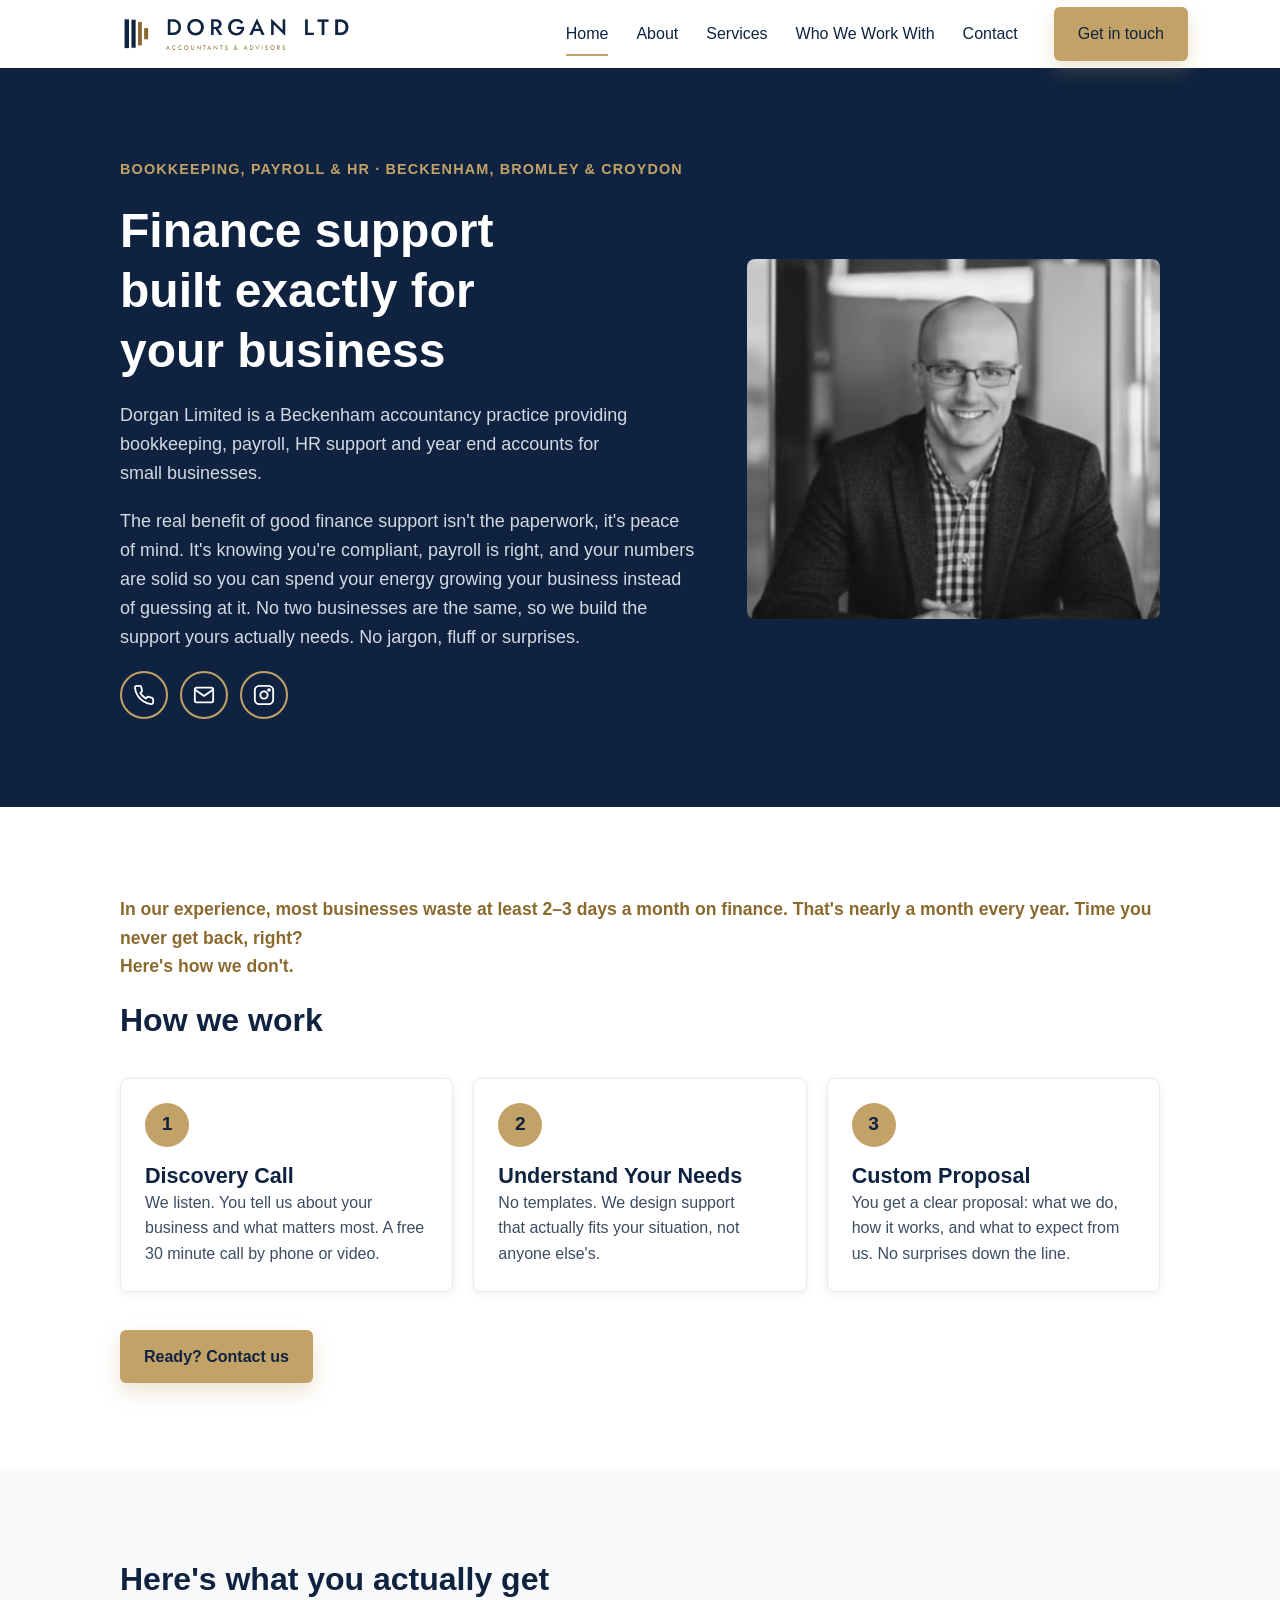
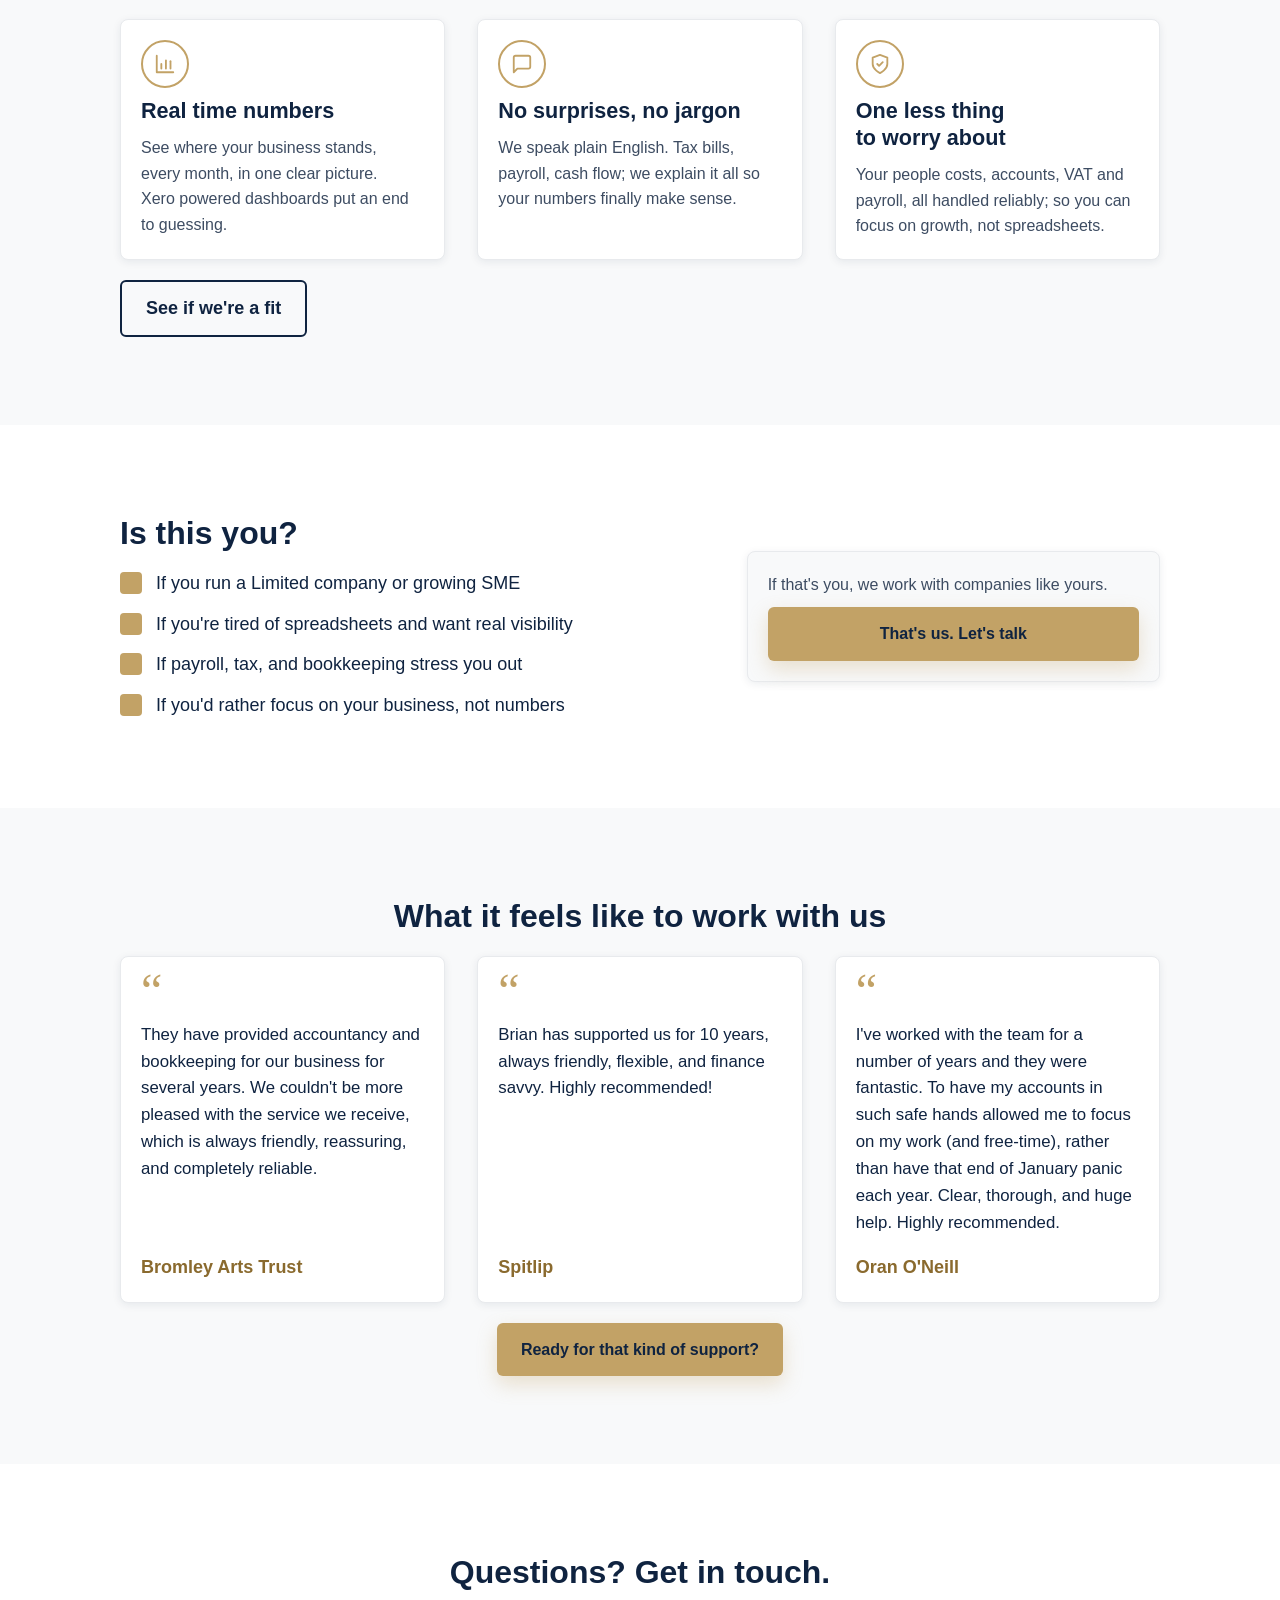
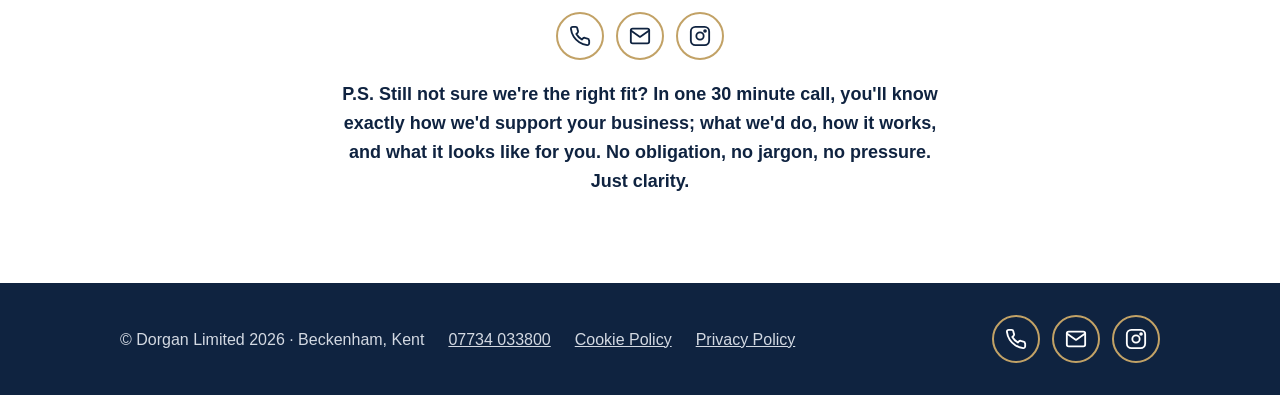
<file: index.html>
<!DOCTYPE html>
<html lang="en-GB">
<head>
<meta charset="utf-8">
<meta name="viewport" content="width=device-width, initial-scale=1">
<title>Bookkeeping & Payroll in Beckenham | Dorgan Limited</title>
<meta name="description" content="Bookkeeping, payroll and finance support for Limited companies and SMEs in Beckenham, Bromley and Croydon. Plain English, no surprises. Book a free call.">
<link rel="canonical" href="https://www.dorganlimited.co.uk/">
<meta property="og:type" content="website">
<meta property="og:site_name" content="Dorgan Limited">
<meta property="og:locale" content="en_GB">
<meta property="og:url" content="https://www.dorganlimited.co.uk/">
<meta property="og:title" content="Bookkeeping & Payroll in Beckenham | Dorgan Limited">
<meta property="og:description" content="Bookkeeping, payroll and finance support for Limited companies and SMEs in Beckenham, Bromley and Croydon. Plain English, no surprises. Book a free call.">
<meta property="og:image" content="https://www.dorganlimited.co.uk/assets/og-image.jpg">
<meta property="og:image:width" content="1200">
<meta property="og:image:height" content="630">
<meta property="og:image:alt" content="Dorgan Limited: finance support built exactly for your business">
<meta name="twitter:card" content="summary_large_image">
<meta name="twitter:title" content="Bookkeeping & Payroll in Beckenham | Dorgan Limited">
<meta name="twitter:description" content="Bookkeeping, payroll and finance support for Limited companies and SMEs in Beckenham, Bromley and Croydon. Plain English, no surprises. Book a free call.">
<meta name="twitter:image" content="https://www.dorganlimited.co.uk/assets/og-image.jpg">
<meta name="theme-color" content="#0F2340">
<link rel="icon" href="favicon.ico" sizes="32x32">
<link rel="icon" href="favicon-32.png" type="image/png" sizes="32x32">
<link rel="apple-touch-icon" href="apple-touch-icon.png">
<link rel="stylesheet" href="styles.css">
<script type="application/ld+json">{"@context":"https://schema.org","@type":"AccountingService","@id":"https://www.dorganlimited.co.uk/#business","name":"Dorgan Limited","url":"https://www.dorganlimited.co.uk/","logo":"https://www.dorganlimited.co.uk/assets/logo.png","image":"https://www.dorganlimited.co.uk/assets/og-image.jpg","telephone":"+447734033800","address":{"@type":"PostalAddress","addressLocality":"Beckenham","addressRegion":"Kent","postalCode":"BR3","addressCountry":"GB"},"email":"enquiries@dorganlimited.co.uk","description":"Bookkeeping, payroll, HR and finance support for Limited companies and SMEs.","founder":{"@type":"Person","name":"Brian Dorgan","jobTitle":"Founder and Director","hasCredential":{"@type":"EducationalOccupationalCredential","credentialCategory":"Professional membership","name":"Fellow of the Association of Chartered Certified Accountants (FCCA)"}},"areaServed":["Beckenham","Bromley","Croydon","South East London","United Kingdom"],"sameAs":["https://instagram.com/dorganltd"],"priceRange":"££"}</script>
</head>
<body>
<a class="skip" href="#main">Skip to content</a>
<header class="hdr"><div class="wrap">
<a class="logo" href="index.html"><img src="assets/logo.png" alt="Dorgan Limited, accountants and advisors, home" width="220" height="40"></a>
<button class="menu-btn" type="button" aria-label="Open menu" aria-expanded="false" aria-controls="nav"><svg class="bars" aria-hidden="true" viewBox="0 0 24 24" fill="none" stroke="currentColor" stroke-width="2" stroke-linecap="round"><path d="M3 6h18M3 12h18M3 18h18"/></svg><svg class="x" aria-hidden="true" viewBox="0 0 24 24" fill="none" stroke="currentColor" stroke-width="2" stroke-linecap="round"><path d="M6 6l12 12M18 6L6 18"/></svg></button>
<nav class="nav" id="nav" aria-label="Main"><a href="index.html" aria-current="page">Home</a><a href="about.html">About</a><a href="services.html">Services</a><a href="who-we-work-with.html">Who We Work With</a><a href="contact.html">Contact</a><a class="btn" href="mailto:enquiries@dorganlimited.co.uk">Get in touch</a></nav>
</div></header>
<main id="main">
<section class="navy hero"><div class="wrap split">
<div style="display:flex;flex-direction:column;gap:20px"><p class="kicker">Bookkeeping, payroll &amp; HR · Beckenham, Bromley &amp; Croydon</p><h1>Finance support built exactly for your business</h1><p>Dorgan Limited is a Beckenham accountancy practice providing bookkeeping, payroll, HR support and year end accounts for small businesses.</p><p>The real benefit of good finance support isn't the paperwork, it's peace of mind. It's knowing you're compliant, payroll is right, and your numbers are solid so you can spend your energy growing your business instead of guessing at it. No two businesses are the same, so we build the support yours actually needs. No jargon, fluff or surprises.</p><div class="icons"><a class="icon-link" href="tel:+447734033800" aria-label="Call 07734 033800"><svg viewBox="0 0 24 24" fill="none" stroke="currentColor" stroke-width="2" stroke-linecap="round" stroke-linejoin="round" aria-hidden="true"><path d="M22 16.9v3a2 2 0 0 1-2.2 2 19.8 19.8 0 0 1-8.6-3.1 19.5 19.5 0 0 1-6-6A19.8 19.8 0 0 1 2.1 4.2 2 2 0 0 1 4.1 2h3a2 2 0 0 1 2 1.7c.1.9.4 1.8.7 2.7a2 2 0 0 1-.5 2.1L8 9.8a16 16 0 0 0 6 6l1.3-1.3a2 2 0 0 1 2.1-.4c.9.3 1.8.6 2.7.7a2 2 0 0 1 1.7 2z"/></svg></a><a class="icon-link" href="mailto:enquiries@dorganlimited.co.uk" aria-label="Email us"><svg viewBox="0 0 24 24" fill="none" stroke="currentColor" stroke-width="2" stroke-linecap="round" stroke-linejoin="round" aria-hidden="true"><rect x="2" y="4" width="20" height="16" rx="2"/><path d="M22 6l-10 7L2 6"/></svg></a><a class="icon-link" href="https://instagram.com/dorganltd" aria-label="Instagram @dorganltd"><svg viewBox="0 0 24 24" fill="none" stroke="currentColor" stroke-width="2" stroke-linecap="round" stroke-linejoin="round" aria-hidden="true"><rect x="2" y="2" width="20" height="20" rx="5"/><circle cx="12" cy="12" r="4"/><circle cx="17.5" cy="6.5" r="1" fill="currentColor"/></svg></a></div></div>
<img class="hero-img" src="assets/brian.png" alt="Brian Dorgan FCCA, founder of Dorgan Limited" width="640" height="640">
</div></section>
<section class="sec"><div class="wrap">
<p class="lead">In our experience, most businesses waste at least 2–3 days a month on finance. That's nearly a month every year. Time you never get back, right?<br>Here's how we don't.</p>
<h2>How we work</h2>
<ol class="steps">
<li><span class="num">1</span><div><h3>Discovery Call</h3><p>We listen. You tell us about your business and what matters most. A free 30 minute call by phone or video.</p></div></li>
<li><span class="num">2</span><div><h3>Understand Your Needs</h3><p>No templates. We design support that actually fits your situation, not anyone else's.</p></div></li>
<li><span class="num">3</span><div><h3>Custom Proposal</h3><p>You get a clear proposal: what we do, how it works, and what to expect from us. No surprises down the line.</p></div></li>
</ol>
<div><a class="btn" href="mailto:enquiries@dorganlimited.co.uk">Ready? Contact us</a></div>
</div></section>
<section class="sec grey"><div class="wrap">
<h2>Here's what you actually get</h2>
<div class="grid three">
<div class="card"><span class="ico"><svg viewBox="0 0 24 24" fill="none" stroke="currentColor" stroke-width="2" stroke-linecap="round" stroke-linejoin="round" aria-hidden="true"><path d="M3 3v18h18"/><path d="M8 17v-5"/><path d="M13 17V8"/><path d="M18 17v-8"/></svg></span><h3>Real time numbers</h3><p>See where your business stands, every month, in one clear picture. Xero powered dashboards put an end to guessing.</p></div>
<div class="card"><span class="ico"><svg viewBox="0 0 24 24" fill="none" stroke="currentColor" stroke-width="2" stroke-linecap="round" stroke-linejoin="round" aria-hidden="true"><path d="M21 15a2 2 0 0 1-2 2H7l-4 4V5a2 2 0 0 1 2-2h14a2 2 0 0 1 2 2z"/></svg></span><h3>No surprises, no jargon</h3><p>We speak plain English. Tax bills, payroll, cash flow; we explain it all so your numbers finally make sense.</p></div>
<div class="card"><span class="ico"><svg viewBox="0 0 24 24" fill="none" stroke="currentColor" stroke-width="2" stroke-linecap="round" stroke-linejoin="round" aria-hidden="true"><path d="M12 22s8-4 8-10V5l-8-3-8 3v7c0 6 8 10 8 10z"/><path d="M9 12l2 2 4-4"/></svg></span><h3>One less thing to worry about</h3><p>Your people costs, accounts, VAT and payroll, all handled reliably; so you can focus on growth, not spreadsheets.</p></div>
</div>
<div><a class="btn-ghost" href="who-we-work-with.html">See if we're a fit</a></div>
</div></section>
<section class="sec"><div class="wrap">
<div class="split"><div style="display:flex;flex-direction:column;gap:16px"><h2>Is this you?</h2>
<ul class="ticks"><li>If you run a Limited company or growing SME</li><li>If you're tired of spreadsheets and want real visibility</li><li>If payroll, tax, and bookkeeping stress you out</li><li>If you'd rather focus on your business, not numbers</li></ul></div>
<div class="card" style="background:var(--grey)"><p>If that's you, we work with companies like yours.</p><a class="btn" href="mailto:enquiries@dorganlimited.co.uk">That's us. Let's talk</a></div></div>
</div></section>
<section class="sec grey center"><div class="wrap center">
<h2>What it feels like to work with us</h2>
<div class="grid three" style="width:100%;text-align:left"><figure class="card" style="margin:0;gap:16px"><span aria-hidden="true" style="font-size:3rem;line-height:.6;color:var(--gold);font-family:Georgia,serif">“</span><blockquote style="margin:0"><p style="font-size:1.05rem;color:var(--navy)">They have provided accountancy and bookkeeping for our business for several years. We couldn't be more pleased with the service we receive, which is always friendly, reassuring, and completely reliable.</p></blockquote><figcaption style="font-weight:700;color:var(--gold-ink);margin-top:auto">Bromley Arts Trust</figcaption></figure><figure class="card" style="margin:0;gap:16px"><span aria-hidden="true" style="font-size:3rem;line-height:.6;color:var(--gold);font-family:Georgia,serif">“</span><blockquote style="margin:0"><p style="font-size:1.05rem;color:var(--navy)">Brian has supported us for 10 years, always friendly, flexible, and finance savvy. Highly recommended!</p></blockquote><figcaption style="font-weight:700;color:var(--gold-ink);margin-top:auto">Spitlip</figcaption></figure><figure class="card" style="margin:0;gap:16px"><span aria-hidden="true" style="font-size:3rem;line-height:.6;color:var(--gold);font-family:Georgia,serif">“</span><blockquote style="margin:0"><p style="font-size:1.05rem;color:var(--navy)">I've worked with the team for a number of years and they were fantastic. To have my accounts in such safe hands allowed me to focus on my work (and free-time), rather than have that end of January panic each year. Clear, thorough, and huge help. Highly recommended.</p></blockquote><figcaption style="font-weight:700;color:var(--gold-ink);margin-top:auto">Oran O'Neill</figcaption></figure></div>
<a class="btn" href="mailto:enquiries@dorganlimited.co.uk">Ready for that kind of support?</a>
</div></section>
<section class="sec center"><div class="wrap center">
<h2>Questions? Get in touch.</h2><div class="icons"><a class="icon-link" href="tel:+447734033800" aria-label="Call 07734 033800"><svg viewBox="0 0 24 24" fill="none" stroke="currentColor" stroke-width="2" stroke-linecap="round" stroke-linejoin="round" aria-hidden="true"><path d="M22 16.9v3a2 2 0 0 1-2.2 2 19.8 19.8 0 0 1-8.6-3.1 19.5 19.5 0 0 1-6-6A19.8 19.8 0 0 1 2.1 4.2 2 2 0 0 1 4.1 2h3a2 2 0 0 1 2 1.7c.1.9.4 1.8.7 2.7a2 2 0 0 1-.5 2.1L8 9.8a16 16 0 0 0 6 6l1.3-1.3a2 2 0 0 1 2.1-.4c.9.3 1.8.6 2.7.7a2 2 0 0 1 1.7 2z"/></svg></a><a class="icon-link" href="mailto:enquiries@dorganlimited.co.uk" aria-label="Email us"><svg viewBox="0 0 24 24" fill="none" stroke="currentColor" stroke-width="2" stroke-linecap="round" stroke-linejoin="round" aria-hidden="true"><rect x="2" y="4" width="20" height="16" rx="2"/><path d="M22 6l-10 7L2 6"/></svg></a><a class="icon-link" href="https://instagram.com/dorganltd" aria-label="Instagram @dorganltd"><svg viewBox="0 0 24 24" fill="none" stroke="currentColor" stroke-width="2" stroke-linecap="round" stroke-linejoin="round" aria-hidden="true"><rect x="2" y="2" width="20" height="20" rx="5"/><circle cx="12" cy="12" r="4"/><circle cx="17.5" cy="6.5" r="1" fill="currentColor"/></svg></a></div>
<p class="measure"><strong>P.S. Still not sure we're the right fit? In one 30 minute call, you'll know exactly how we'd support your business; what we'd do, how it works, and what it looks like for you. No obligation, no jargon, no pressure. Just clarity.</strong></p>
</div></section>
</main>
<footer class="ftr"><div class="wrap">
<nav aria-label="Footer"><span style="min-height:44px;display:flex;align-items:center">© Dorgan Limited 2026 · Beckenham, Kent</span><a href="tel:+447734033800">07734 033800</a><a href="cookies.html">Cookie Policy</a><a href="privacy.html">Privacy Policy</a></nav>
<div class="icons"><a class="icon-link" href="tel:+447734033800" aria-label="Call 07734 033800"><svg viewBox="0 0 24 24" fill="none" stroke="currentColor" stroke-width="2" stroke-linecap="round" stroke-linejoin="round" aria-hidden="true"><path d="M22 16.9v3a2 2 0 0 1-2.2 2 19.8 19.8 0 0 1-8.6-3.1 19.5 19.5 0 0 1-6-6A19.8 19.8 0 0 1 2.1 4.2 2 2 0 0 1 4.1 2h3a2 2 0 0 1 2 1.7c.1.9.4 1.8.7 2.7a2 2 0 0 1-.5 2.1L8 9.8a16 16 0 0 0 6 6l1.3-1.3a2 2 0 0 1 2.1-.4c.9.3 1.8.6 2.7.7a2 2 0 0 1 1.7 2z"/></svg></a><a class="icon-link" href="mailto:enquiries@dorganlimited.co.uk" aria-label="Email us"><svg viewBox="0 0 24 24" fill="none" stroke="currentColor" stroke-width="2" stroke-linecap="round" stroke-linejoin="round" aria-hidden="true"><rect x="2" y="4" width="20" height="16" rx="2"/><path d="M22 6l-10 7L2 6"/></svg></a><a class="icon-link" href="https://instagram.com/dorganltd" aria-label="Instagram @dorganltd"><svg viewBox="0 0 24 24" fill="none" stroke="currentColor" stroke-width="2" stroke-linecap="round" stroke-linejoin="round" aria-hidden="true"><rect x="2" y="2" width="20" height="20" rx="5"/><circle cx="12" cy="12" r="4"/><circle cx="17.5" cy="6.5" r="1" fill="currentColor"/></svg></a></div>
</div></footer>
<div class="sticky-cta"><a class="btn" href="mailto:enquiries@dorganlimited.co.uk">Let's talk</a></div>
<script src="site.js"></script>
</body>
</html>
</file>
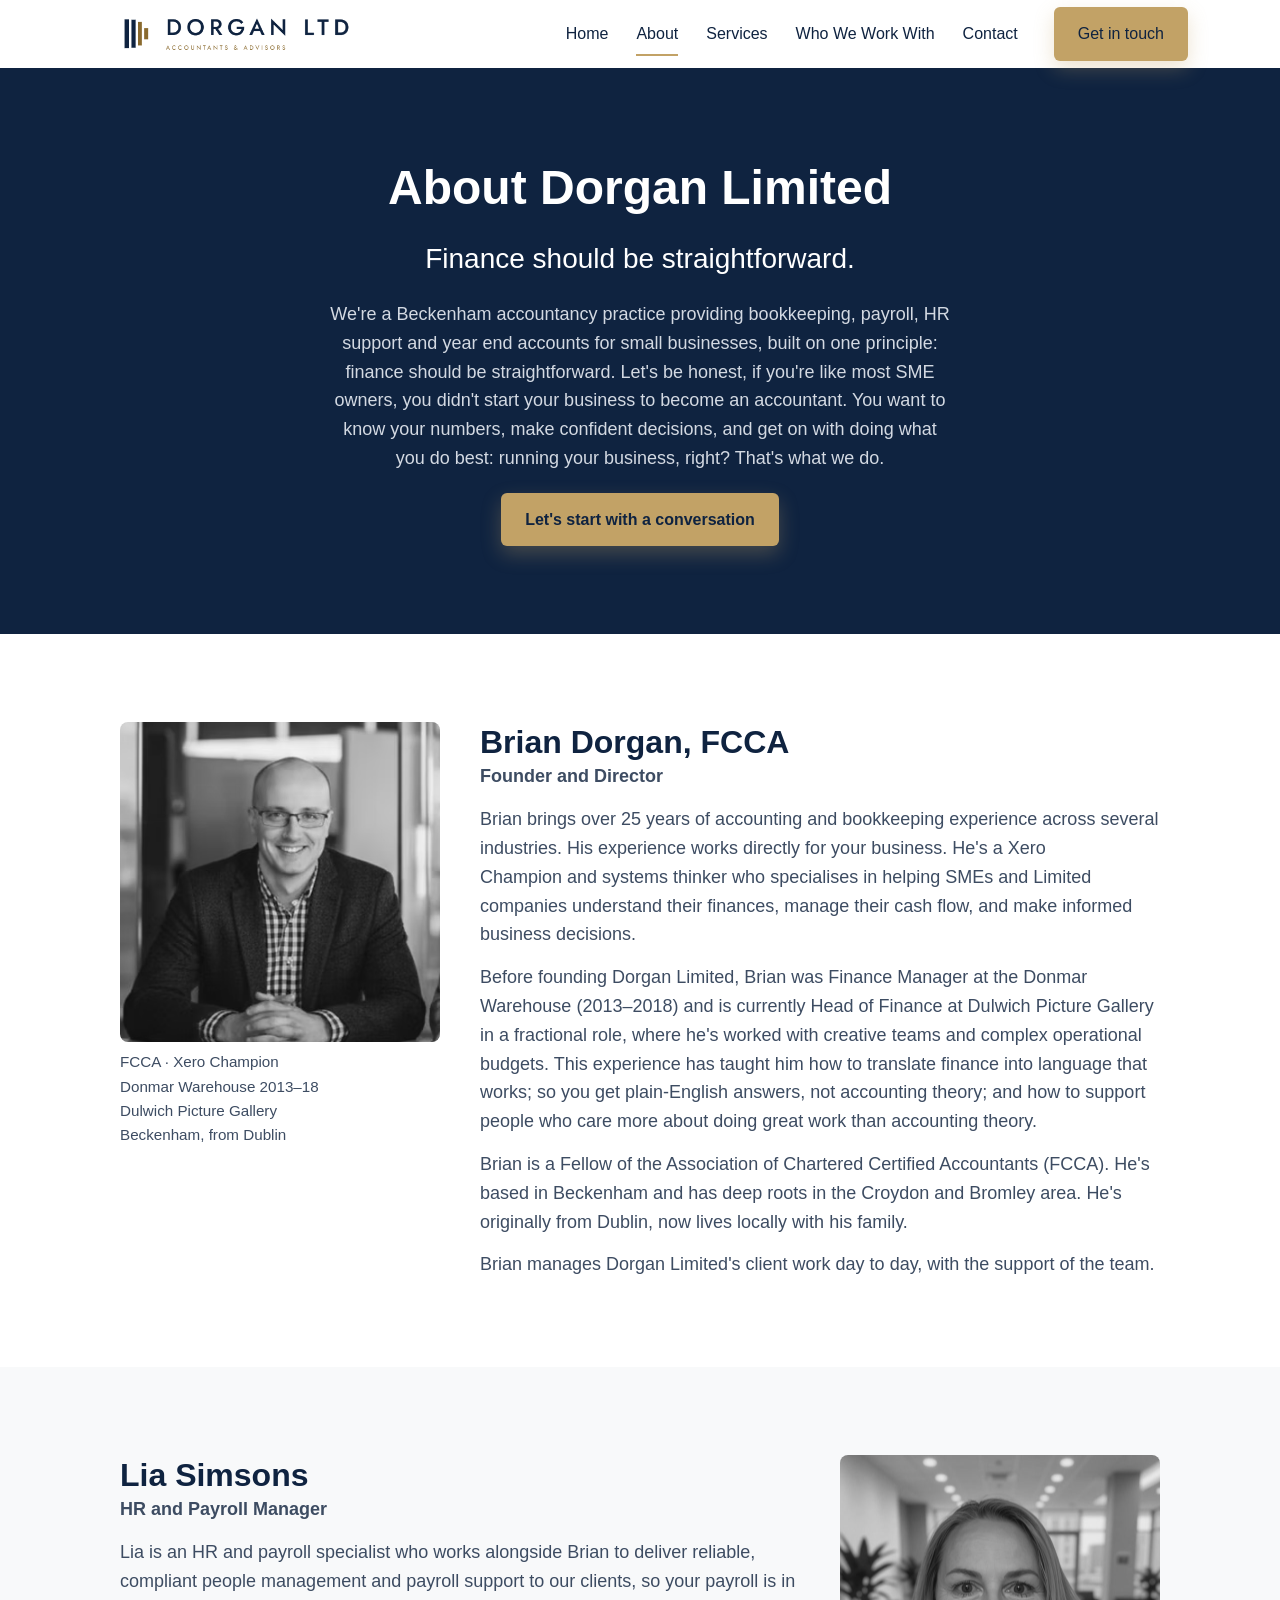
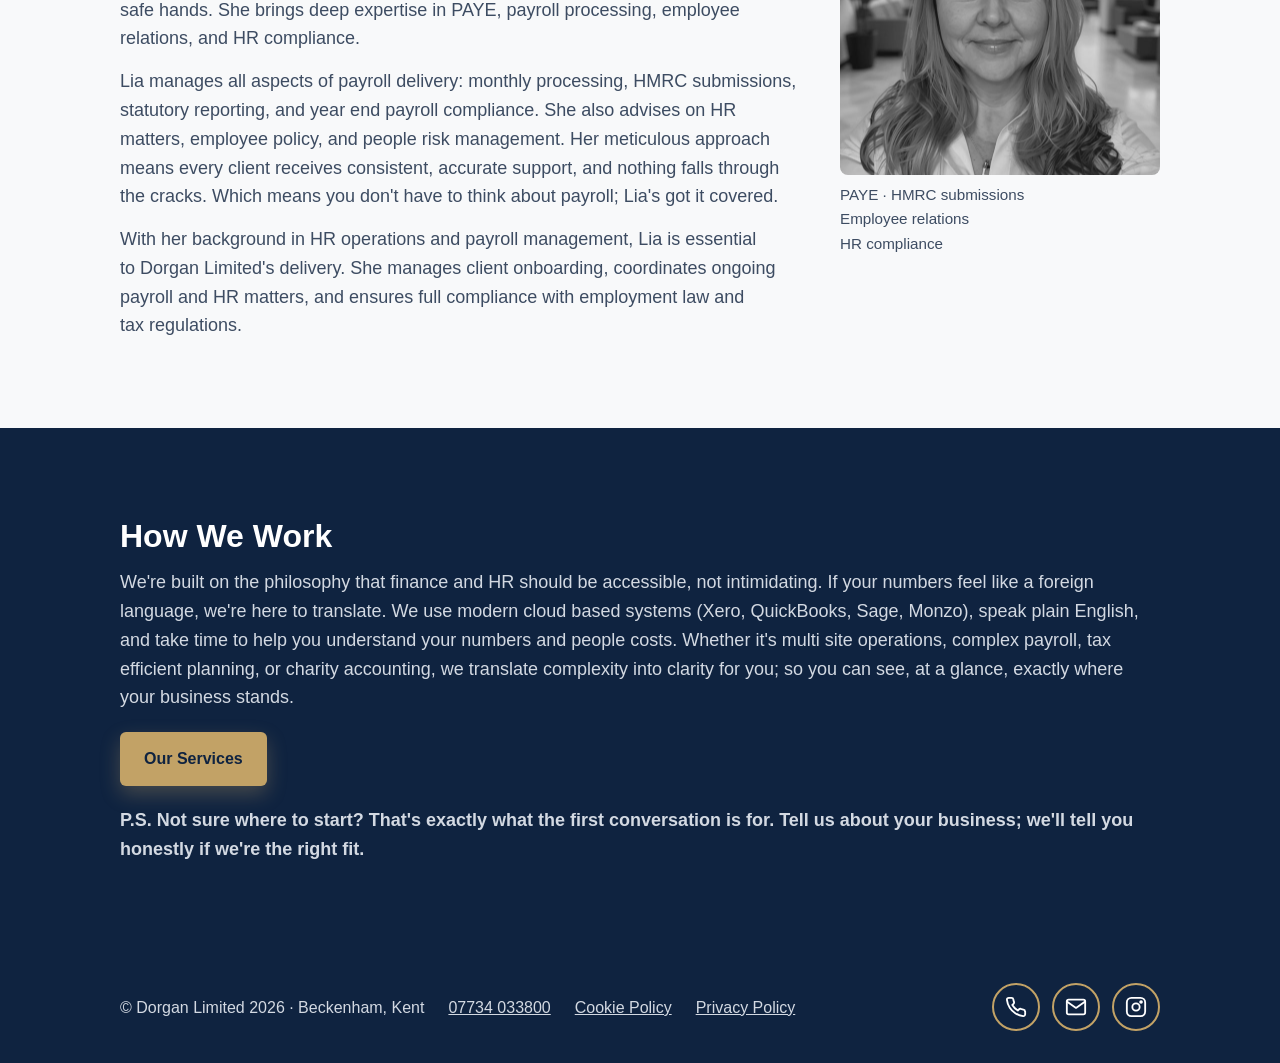
<file: about.html>
<!DOCTYPE html>
<html lang="en-GB">
<head>
<meta charset="utf-8">
<meta name="viewport" content="width=device-width, initial-scale=1">
<title>About Brian Dorgan FCCA & Lia Simsons | Dorgan Limited</title>
<meta name="description" content="Meet Brian Dorgan FCCA, Xero Champion with 25+ years' experience, and payroll and HR specialist Lia Simsons. Finance support in plain English.">
<link rel="canonical" href="https://www.dorganlimited.co.uk/about.html">
<meta property="og:type" content="website">
<meta property="og:site_name" content="Dorgan Limited">
<meta property="og:locale" content="en_GB">
<meta property="og:url" content="https://www.dorganlimited.co.uk/about.html">
<meta property="og:title" content="About Brian Dorgan FCCA & Lia Simsons | Dorgan Limited">
<meta property="og:description" content="Meet Brian Dorgan FCCA, Xero Champion with 25+ years' experience, and payroll and HR specialist Lia Simsons. Finance support in plain English.">
<meta property="og:image" content="https://www.dorganlimited.co.uk/assets/og-image.jpg">
<meta property="og:image:width" content="1200">
<meta property="og:image:height" content="630">
<meta property="og:image:alt" content="Dorgan Limited: finance support built exactly for your business">
<meta name="twitter:card" content="summary_large_image">
<meta name="twitter:title" content="About Brian Dorgan FCCA & Lia Simsons | Dorgan Limited">
<meta name="twitter:description" content="Meet Brian Dorgan FCCA, Xero Champion with 25+ years' experience, and payroll and HR specialist Lia Simsons. Finance support in plain English.">
<meta name="twitter:image" content="https://www.dorganlimited.co.uk/assets/og-image.jpg">
<meta name="theme-color" content="#0F2340">
<link rel="icon" href="favicon.ico" sizes="32x32">
<link rel="icon" href="favicon-32.png" type="image/png" sizes="32x32">
<link rel="apple-touch-icon" href="apple-touch-icon.png">
<link rel="stylesheet" href="styles.css">
</head>
<body>
<a class="skip" href="#main">Skip to content</a>
<header class="hdr"><div class="wrap">
<a class="logo" href="index.html"><img src="assets/logo.png" alt="Dorgan Limited, accountants and advisors, home" width="220" height="40"></a>
<button class="menu-btn" type="button" aria-label="Open menu" aria-expanded="false" aria-controls="nav"><svg class="bars" aria-hidden="true" viewBox="0 0 24 24" fill="none" stroke="currentColor" stroke-width="2" stroke-linecap="round"><path d="M3 6h18M3 12h18M3 18h18"/></svg><svg class="x" aria-hidden="true" viewBox="0 0 24 24" fill="none" stroke="currentColor" stroke-width="2" stroke-linecap="round"><path d="M6 6l12 12M18 6L6 18"/></svg></button>
<nav class="nav" id="nav" aria-label="Main"><a href="index.html">Home</a><a href="about.html" aria-current="page">About</a><a href="services.html">Services</a><a href="who-we-work-with.html">Who We Work With</a><a href="contact.html">Contact</a><a class="btn" href="mailto:enquiries@dorganlimited.co.uk">Get in touch</a></nav>
</div></header>
<main id="main">
<section class="navy hero"><div class="wrap center" style="display:flex;flex-direction:column;gap:20px">
<h1>About Dorgan Limited</h1><p class="quote">Finance should be straightforward.</p>
<p class="measure">We're a Beckenham accountancy practice providing bookkeeping, payroll, HR support and year end accounts for small businesses, built on one principle: finance should be straightforward. Let's be honest, if you're like most SME owners, you didn't start your business to become an accountant. You want to know your numbers, make confident decisions, and get on with doing what you do best: running your business, right? That's what we do.</p>
<a class="btn" href="mailto:enquiries@dorganlimited.co.uk">Let's start with a conversation</a></div></section>
<section class="sec"><div class="wrap">
<div class="profile"><div class="photo"><img src="assets/brian.png" alt="Brian Dorgan FCCA, founder of Dorgan Limited" width="640" height="640"><p class="facts">FCCA · Xero Champion<br>Donmar Warehouse 2013–18<br>Dulwich Picture Gallery<br>Beckenham, from Dublin</p></div>
<div class="bio"><div><h2>Brian Dorgan, FCCA</h2><p class="role">Founder and Director</p></div>
<p>Brian brings over 25 years of accounting and bookkeeping experience across several industries. His experience works directly for your business. He's a Xero Champion and systems thinker who specialises in helping SMEs and Limited companies understand their finances, manage their cash flow, and make informed business decisions.</p>
<p>Before founding Dorgan Limited, Brian was Finance Manager at the Donmar Warehouse (2013–2018) and is currently Head of Finance at Dulwich Picture Gallery in a fractional role, where he's worked with creative teams and complex operational budgets. This experience has taught him how to translate finance into language that works; so you get plain-English answers, not accounting theory; and how to support people who care more about doing great work than accounting theory.</p>
<p>Brian is a Fellow of the Association of Chartered Certified Accountants (FCCA). He's based in Beckenham and has deep roots in the Croydon and Bromley area. He's originally from Dublin, now lives locally with his family.</p>
<p>Brian manages Dorgan Limited's client work day to day, with the support of the team.</p></div></div>
</div></section>
<section class="sec grey"><div class="wrap">
<div class="profile flip"><div class="photo"><img src="assets/lia-simsons.jpg" alt="Portrait of Lia Simsons, HR and Payroll Manager at Dorgan Limited" width="640" height="853" style="object-position:center 30%"><p class="facts">PAYE · HMRC submissions<br>Employee relations<br>HR compliance</p></div>
<div class="bio"><div><h2>Lia Simsons</h2><p class="role">HR and Payroll Manager</p></div>
<p>Lia is an HR and payroll specialist who works alongside Brian to deliver reliable, compliant people management and payroll support to our clients, so your payroll is in safe hands. She brings deep expertise in PAYE, payroll processing, employee relations, and HR compliance.</p>
<p>Lia manages all aspects of payroll delivery: monthly processing, HMRC submissions, statutory reporting, and year end payroll compliance. She also advises on HR matters, employee policy, and people risk management. Her meticulous approach means every client receives consistent, accurate support, and nothing falls through the cracks. Which means you don't have to think about payroll; Lia's got it covered.</p>
<p>With her background in HR operations and payroll management, Lia is essential to Dorgan Limited's delivery. She manages client onboarding, coordinates ongoing payroll and HR matters, and ensures full compliance with employment law and tax regulations.</p></div></div>
</div></section>
<section class="sec navy"><div class="wrap">
<h2>How We Work</h2><p>We're built on the philosophy that finance and HR should be accessible, not intimidating. If your numbers feel like a foreign language, we're here to translate. We use modern cloud based systems (Xero, QuickBooks, Sage, Monzo), speak plain English, and take time to help you understand your numbers and people costs. Whether it's multi site operations, complex payroll, tax efficient planning, or charity accounting, we translate complexity into clarity for you; so you can see, at a glance, exactly where your business stands.</p>
<div><a class="btn" href="services.html">Our Services</a></div>
<p><strong>P.S. Not sure where to start? That's exactly what the first conversation is for. Tell us about your business; we'll tell you honestly if we're the right fit.</strong></p>
</div></section>
</main>
<footer class="ftr"><div class="wrap">
<nav aria-label="Footer"><span style="min-height:44px;display:flex;align-items:center">© Dorgan Limited 2026 · Beckenham, Kent</span><a href="tel:+447734033800">07734 033800</a><a href="cookies.html">Cookie Policy</a><a href="privacy.html">Privacy Policy</a></nav>
<div class="icons"><a class="icon-link" href="tel:+447734033800" aria-label="Call 07734 033800"><svg viewBox="0 0 24 24" fill="none" stroke="currentColor" stroke-width="2" stroke-linecap="round" stroke-linejoin="round" aria-hidden="true"><path d="M22 16.9v3a2 2 0 0 1-2.2 2 19.8 19.8 0 0 1-8.6-3.1 19.5 19.5 0 0 1-6-6A19.8 19.8 0 0 1 2.1 4.2 2 2 0 0 1 4.1 2h3a2 2 0 0 1 2 1.7c.1.9.4 1.8.7 2.7a2 2 0 0 1-.5 2.1L8 9.8a16 16 0 0 0 6 6l1.3-1.3a2 2 0 0 1 2.1-.4c.9.3 1.8.6 2.7.7a2 2 0 0 1 1.7 2z"/></svg></a><a class="icon-link" href="mailto:enquiries@dorganlimited.co.uk" aria-label="Email us"><svg viewBox="0 0 24 24" fill="none" stroke="currentColor" stroke-width="2" stroke-linecap="round" stroke-linejoin="round" aria-hidden="true"><rect x="2" y="4" width="20" height="16" rx="2"/><path d="M22 6l-10 7L2 6"/></svg></a><a class="icon-link" href="https://instagram.com/dorganltd" aria-label="Instagram @dorganltd"><svg viewBox="0 0 24 24" fill="none" stroke="currentColor" stroke-width="2" stroke-linecap="round" stroke-linejoin="round" aria-hidden="true"><rect x="2" y="2" width="20" height="20" rx="5"/><circle cx="12" cy="12" r="4"/><circle cx="17.5" cy="6.5" r="1" fill="currentColor"/></svg></a></div>
</div></footer>
<div class="sticky-cta"><a class="btn" href="mailto:enquiries@dorganlimited.co.uk">Let's talk</a></div>
<script src="site.js"></script>
</body>
</html>
</file>
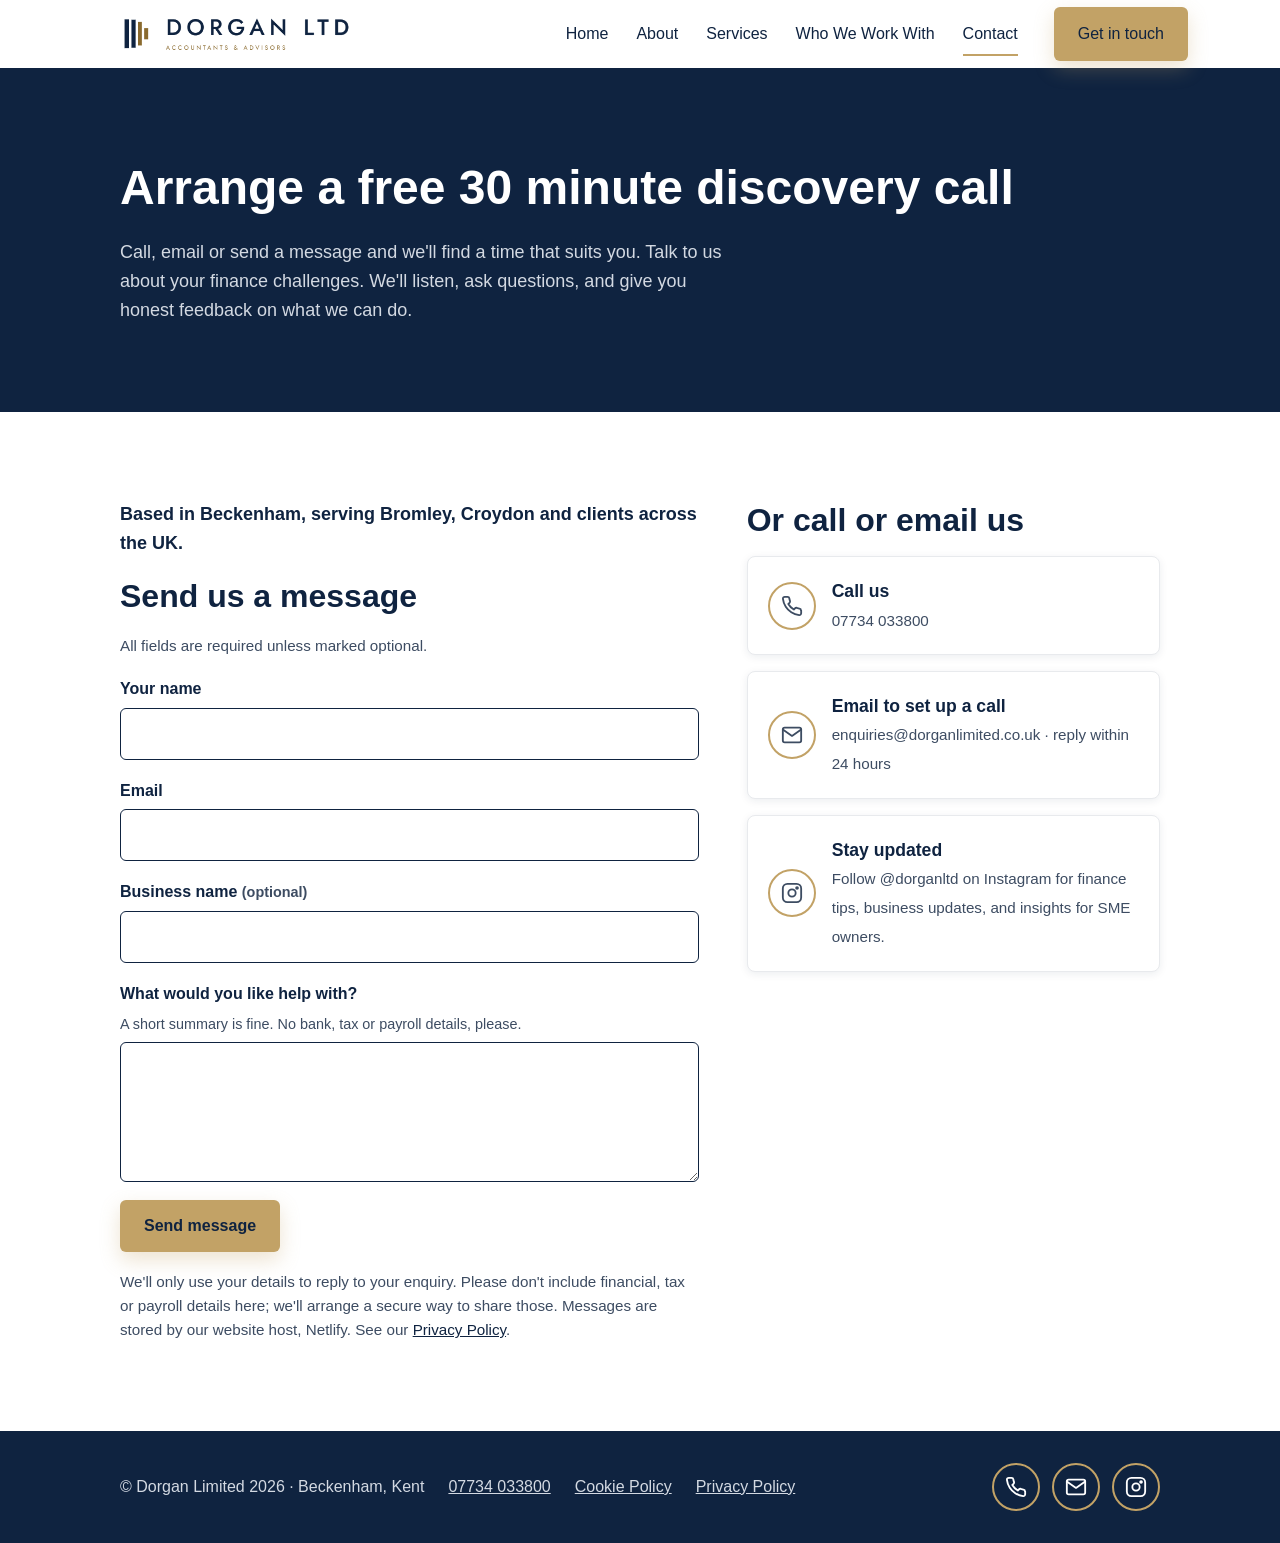
<file: contact.html>
<!DOCTYPE html>
<html lang="en-GB">
<head>
<meta charset="utf-8">
<meta name="viewport" content="width=device-width, initial-scale=1">
<title>Contact Us: Free Discovery Call | Dorgan Limited</title>
<meta name="description" content="Book a free 30 minute discovery call with Dorgan Limited in Beckenham. Send a message or email enquiries@dorganlimited.co.uk; we reply within 24 hours.">
<link rel="canonical" href="https://www.dorganlimited.co.uk/contact.html">
<meta property="og:type" content="website">
<meta property="og:site_name" content="Dorgan Limited">
<meta property="og:locale" content="en_GB">
<meta property="og:url" content="https://www.dorganlimited.co.uk/contact.html">
<meta property="og:title" content="Contact Us: Free Discovery Call | Dorgan Limited">
<meta property="og:description" content="Book a free 30 minute discovery call with Dorgan Limited in Beckenham. Send a message or email enquiries@dorganlimited.co.uk; we reply within 24 hours.">
<meta property="og:image" content="https://www.dorganlimited.co.uk/assets/og-image.jpg">
<meta property="og:image:width" content="1200">
<meta property="og:image:height" content="630">
<meta property="og:image:alt" content="Dorgan Limited: finance support built exactly for your business">
<meta name="twitter:card" content="summary_large_image">
<meta name="twitter:title" content="Contact Us: Free Discovery Call | Dorgan Limited">
<meta name="twitter:description" content="Book a free 30 minute discovery call with Dorgan Limited in Beckenham. Send a message or email enquiries@dorganlimited.co.uk; we reply within 24 hours.">
<meta name="twitter:image" content="https://www.dorganlimited.co.uk/assets/og-image.jpg">
<meta name="theme-color" content="#0F2340">
<link rel="icon" href="favicon.ico" sizes="32x32">
<link rel="icon" href="favicon-32.png" type="image/png" sizes="32x32">
<link rel="apple-touch-icon" href="apple-touch-icon.png">
<link rel="stylesheet" href="styles.css">
<script type="application/ld+json">{"@context":"https://schema.org","@type":"AccountingService","@id":"https://www.dorganlimited.co.uk/#business","name":"Dorgan Limited","url":"https://www.dorganlimited.co.uk/","logo":"https://www.dorganlimited.co.uk/assets/logo.png","image":"https://www.dorganlimited.co.uk/assets/og-image.jpg","telephone":"+447734033800","address":{"@type":"PostalAddress","addressLocality":"Beckenham","addressRegion":"Kent","postalCode":"BR3","addressCountry":"GB"},"email":"enquiries@dorganlimited.co.uk","description":"Bookkeeping, payroll, HR and finance support for Limited companies and SMEs.","founder":{"@type":"Person","name":"Brian Dorgan","jobTitle":"Founder and Director","hasCredential":{"@type":"EducationalOccupationalCredential","credentialCategory":"Professional membership","name":"Fellow of the Association of Chartered Certified Accountants (FCCA)"}},"areaServed":["Beckenham","Bromley","Croydon","South East London","United Kingdom"],"sameAs":["https://instagram.com/dorganltd"],"priceRange":"££"}</script>
</head>
<body>
<a class="skip" href="#main">Skip to content</a>
<header class="hdr"><div class="wrap">
<a class="logo" href="index.html"><img src="assets/logo.png" alt="Dorgan Limited, accountants and advisors, home" width="220" height="40"></a>
<button class="menu-btn" type="button" aria-label="Open menu" aria-expanded="false" aria-controls="nav"><svg class="bars" aria-hidden="true" viewBox="0 0 24 24" fill="none" stroke="currentColor" stroke-width="2" stroke-linecap="round"><path d="M3 6h18M3 12h18M3 18h18"/></svg><svg class="x" aria-hidden="true" viewBox="0 0 24 24" fill="none" stroke="currentColor" stroke-width="2" stroke-linecap="round"><path d="M6 6l12 12M18 6L6 18"/></svg></button>
<nav class="nav" id="nav" aria-label="Main"><a href="index.html">Home</a><a href="about.html">About</a><a href="services.html">Services</a><a href="who-we-work-with.html">Who We Work With</a><a href="contact.html" aria-current="page">Contact</a><a class="btn" href="mailto:enquiries@dorganlimited.co.uk">Get in touch</a></nav>
</div></header>
<main id="main">
<section class="navy hero"><div class="wrap" style="display:flex;flex-direction:column;gap:20px"><h1>Arrange a free 30 minute discovery call</h1><p class="measure">Call, email or send a message and we'll find a time that suits you. Talk to us about your finance challenges. We'll listen, ask questions, and give you honest feedback on what we can do.</p></div></section>
<section class="sec"><div class="wrap">
<div class="split" style="align-items:start">
<form class="form" aria-labelledby="form-title" novalidate name="contact" method="POST" action="thanks.html" data-netlify="true" netlify-honeypot="company-url">
<p style="font-weight:600">Based in Beckenham, serving Bromley, Croydon and clients across the UK.</p>
<h2 id="form-title">Send us a message</h2>
<p style="font-size:.95rem;color:var(--body)">All fields are required unless marked optional.</p>
<p class="hp" aria-hidden="true"><label>Leave this empty <input name="company-url" tabindex="-1" autocomplete="off"></label></p>
<input type="hidden" name="form-name" value="contact">
<div class="field"><label for="f-name">Your name</label><input id="f-name" name="name" autocomplete="name" required aria-describedby="f-name-err"><p class="err" id="f-name-err" hidden></p></div>
<div class="field"><label for="f-email">Email</label><input id="f-email" name="email" type="email" autocomplete="email" inputmode="email" required aria-describedby="f-email-err"><p class="err" id="f-email-err" hidden></p></div>
<div class="field"><label for="f-biz">Business name <small>(optional)</small></label><input id="f-biz" name="business" autocomplete="organization"></div>
<div class="field"><label for="f-msg">What would you like help with?</label><small id="f-msg-hint">A short summary is fine. No bank, tax or payroll details, please.</small><textarea id="f-msg" name="message" required maxlength="2000" aria-describedby="f-msg-hint f-msg-err"></textarea><p class="err" id="f-msg-err" hidden></p></div>
<div><button class="btn" type="submit">Send message</button></div>
<p style="font-size:.95rem;color:var(--body)">We'll only use your details to reply to your enquiry. Please don't include financial, tax or payroll details here; we'll arrange a secure way to share those. Messages are stored by our website host, Netlify. See our <a href="privacy.html">Privacy Policy</a>.</p>
</form>
<div style="display:flex;flex-direction:column;gap:16px">
<h2>Or call or email us</h2>
<a class="card contact-card" href="tel:+447734033800"><span class="ico"><svg viewBox="0 0 24 24" fill="none" stroke="currentColor" stroke-width="2" stroke-linecap="round" stroke-linejoin="round" aria-hidden="true"><path d="M22 16.9v3a2 2 0 0 1-2.2 2 19.8 19.8 0 0 1-8.6-3.1 19.5 19.5 0 0 1-6-6A19.8 19.8 0 0 1 2.1 4.2 2 2 0 0 1 4.1 2h3a2 2 0 0 1 2 1.7c.1.9.4 1.8.7 2.7a2 2 0 0 1-.5 2.1L8 9.8a16 16 0 0 0 6 6l1.3-1.3a2 2 0 0 1 2.1-.4c.9.3 1.8.6 2.7.7a2 2 0 0 1 1.7 2z"/></svg></span><div><strong>Call us</strong><span>07734 033800</span></div></a>
<a class="card contact-card" href="mailto:enquiries@dorganlimited.co.uk"><span class="ico"><svg viewBox="0 0 24 24" fill="none" stroke="currentColor" stroke-width="2" stroke-linecap="round" stroke-linejoin="round" aria-hidden="true"><rect x="2" y="4" width="20" height="16" rx="2"/><path d="M22 6l-10 7L2 6"/></svg></span><div><strong>Email to set up a call</strong><span>enquiries@dorganlimited.co.uk · reply within 24 hours</span></div></a>
<a class="card contact-card" href="https://instagram.com/dorganltd"><span class="ico"><svg viewBox="0 0 24 24" fill="none" stroke="currentColor" stroke-width="2" stroke-linecap="round" stroke-linejoin="round" aria-hidden="true"><rect x="2" y="2" width="20" height="20" rx="5"/><circle cx="12" cy="12" r="4"/><circle cx="17.5" cy="6.5" r="1" fill="currentColor"/></svg></span><div><strong>Stay updated</strong><span>Follow @dorganltd on Instagram for finance tips, business updates, and insights for SME owners.</span></div></a>
</div></div>
</div></section>
</main>
<footer class="ftr"><div class="wrap">
<nav aria-label="Footer"><span style="min-height:44px;display:flex;align-items:center">© Dorgan Limited 2026 · Beckenham, Kent</span><a href="tel:+447734033800">07734 033800</a><a href="cookies.html">Cookie Policy</a><a href="privacy.html">Privacy Policy</a></nav>
<div class="icons"><a class="icon-link" href="tel:+447734033800" aria-label="Call 07734 033800"><svg viewBox="0 0 24 24" fill="none" stroke="currentColor" stroke-width="2" stroke-linecap="round" stroke-linejoin="round" aria-hidden="true"><path d="M22 16.9v3a2 2 0 0 1-2.2 2 19.8 19.8 0 0 1-8.6-3.1 19.5 19.5 0 0 1-6-6A19.8 19.8 0 0 1 2.1 4.2 2 2 0 0 1 4.1 2h3a2 2 0 0 1 2 1.7c.1.9.4 1.8.7 2.7a2 2 0 0 1-.5 2.1L8 9.8a16 16 0 0 0 6 6l1.3-1.3a2 2 0 0 1 2.1-.4c.9.3 1.8.6 2.7.7a2 2 0 0 1 1.7 2z"/></svg></a><a class="icon-link" href="mailto:enquiries@dorganlimited.co.uk" aria-label="Email us"><svg viewBox="0 0 24 24" fill="none" stroke="currentColor" stroke-width="2" stroke-linecap="round" stroke-linejoin="round" aria-hidden="true"><rect x="2" y="4" width="20" height="16" rx="2"/><path d="M22 6l-10 7L2 6"/></svg></a><a class="icon-link" href="https://instagram.com/dorganltd" aria-label="Instagram @dorganltd"><svg viewBox="0 0 24 24" fill="none" stroke="currentColor" stroke-width="2" stroke-linecap="round" stroke-linejoin="round" aria-hidden="true"><rect x="2" y="2" width="20" height="20" rx="5"/><circle cx="12" cy="12" r="4"/><circle cx="17.5" cy="6.5" r="1" fill="currentColor"/></svg></a></div>
</div></footer>
<div class="sticky-cta"><a class="btn" href="mailto:enquiries@dorganlimited.co.uk">Let's talk</a></div>
<script src="site.js"></script>
</body>
</html>
</file>
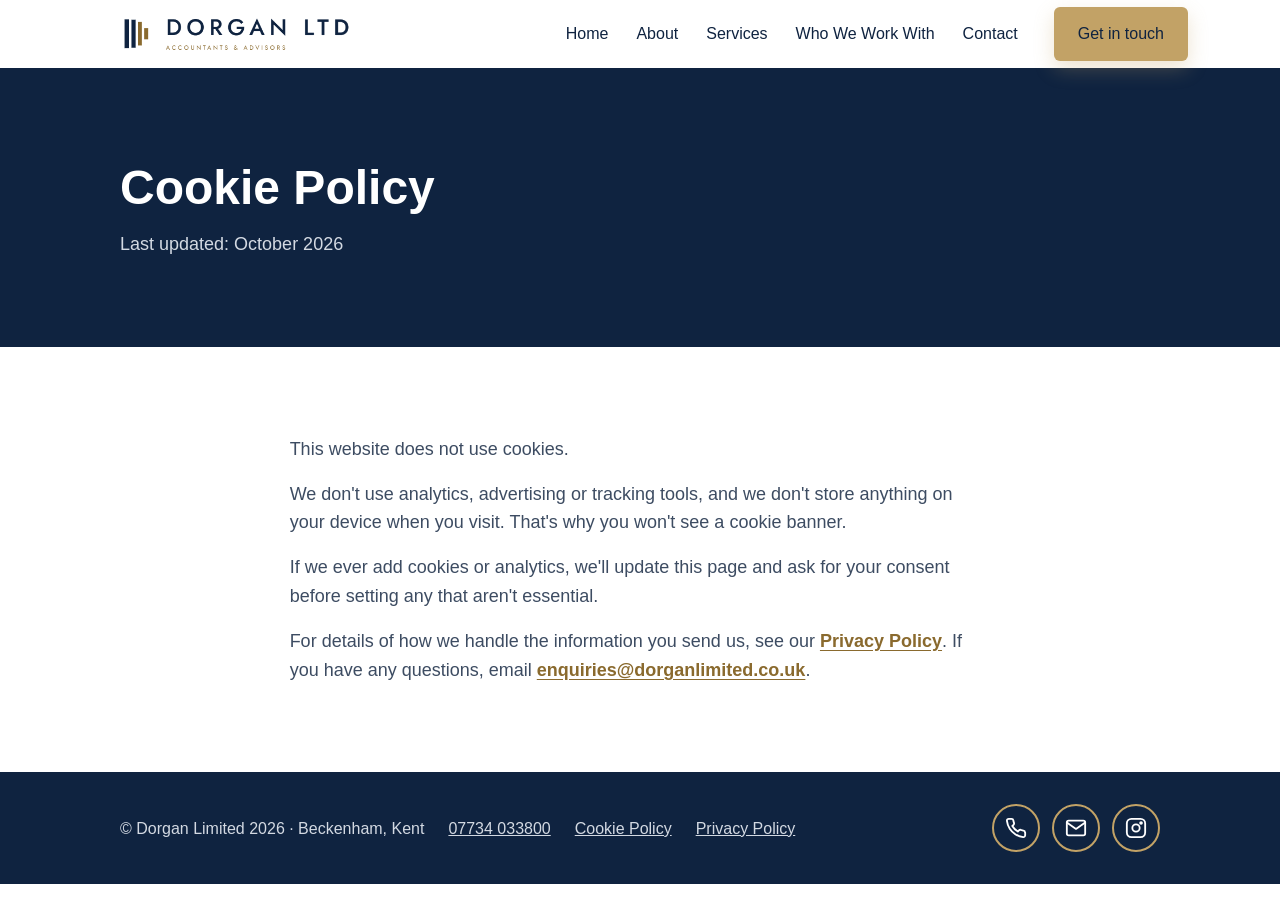
<file: cookies.html>
<!DOCTYPE html>
<html lang="en-GB">
<head>
<meta charset="utf-8">
<meta name="viewport" content="width=device-width, initial-scale=1">
<title>Cookie Policy | Dorgan Limited</title>
<meta name="description" content="How the Dorgan Limited website uses cookies and how you can manage them.">
<link rel="canonical" href="https://www.dorganlimited.co.uk/cookies.html">
<meta property="og:type" content="website">
<meta property="og:site_name" content="Dorgan Limited">
<meta property="og:locale" content="en_GB">
<meta property="og:url" content="https://www.dorganlimited.co.uk/cookies.html">
<meta property="og:title" content="Cookie Policy | Dorgan Limited">
<meta property="og:description" content="How the Dorgan Limited website uses cookies and how you can manage them.">
<meta property="og:image" content="https://www.dorganlimited.co.uk/assets/og-image.jpg">
<meta property="og:image:width" content="1200">
<meta property="og:image:height" content="630">
<meta property="og:image:alt" content="Dorgan Limited: finance support built exactly for your business">
<meta name="twitter:card" content="summary_large_image">
<meta name="twitter:title" content="Cookie Policy | Dorgan Limited">
<meta name="twitter:description" content="How the Dorgan Limited website uses cookies and how you can manage them.">
<meta name="twitter:image" content="https://www.dorganlimited.co.uk/assets/og-image.jpg">
<meta name="theme-color" content="#0F2340">
<link rel="icon" href="favicon.ico" sizes="32x32">
<link rel="icon" href="favicon-32.png" type="image/png" sizes="32x32">
<link rel="apple-touch-icon" href="apple-touch-icon.png">
<link rel="stylesheet" href="styles.css">
</head>
<body>
<a class="skip" href="#main">Skip to content</a>
<header class="hdr"><div class="wrap">
<a class="logo" href="index.html"><img src="assets/logo.png" alt="Dorgan Limited, accountants and advisors, home" width="220" height="40"></a>
<button class="menu-btn" type="button" aria-label="Open menu" aria-expanded="false" aria-controls="nav"><svg class="bars" aria-hidden="true" viewBox="0 0 24 24" fill="none" stroke="currentColor" stroke-width="2" stroke-linecap="round"><path d="M3 6h18M3 12h18M3 18h18"/></svg><svg class="x" aria-hidden="true" viewBox="0 0 24 24" fill="none" stroke="currentColor" stroke-width="2" stroke-linecap="round"><path d="M6 6l12 12M18 6L6 18"/></svg></button>
<nav class="nav" id="nav" aria-label="Main"><a href="index.html">Home</a><a href="about.html">About</a><a href="services.html">Services</a><a href="who-we-work-with.html">Who We Work With</a><a href="contact.html">Contact</a><a class="btn" href="mailto:enquiries@dorganlimited.co.uk">Get in touch</a></nav>
</div></header>
<main id="main">
<section class="navy hero"><div class="wrap" style="display:flex;flex-direction:column;gap:12px"><h1>Cookie Policy</h1><p>Last updated: October 2026</p></div></section>
<section class="sec"><div class="wrap"><div class="prose">
<p>This website does not use cookies.</p>
<p>We don't use analytics, advertising or tracking tools, and we don't store anything on your device when you visit. That's why you won't see a cookie banner.</p>
<p>If we ever add cookies or analytics, we'll update this page and ask for your consent before setting any that aren't essential.</p>
<p>For details of how we handle the information you send us, see our <a href="privacy.html">Privacy Policy</a>. If you have any questions, email <a href="mailto:enquiries@dorganlimited.co.uk">enquiries@dorganlimited.co.uk</a>.</p>
</div></div></section>
</main>
<footer class="ftr"><div class="wrap">
<nav aria-label="Footer"><span style="min-height:44px;display:flex;align-items:center">© Dorgan Limited 2026 · Beckenham, Kent</span><a href="tel:+447734033800">07734 033800</a><a href="cookies.html">Cookie Policy</a><a href="privacy.html">Privacy Policy</a></nav>
<div class="icons"><a class="icon-link" href="tel:+447734033800" aria-label="Call 07734 033800"><svg viewBox="0 0 24 24" fill="none" stroke="currentColor" stroke-width="2" stroke-linecap="round" stroke-linejoin="round" aria-hidden="true"><path d="M22 16.9v3a2 2 0 0 1-2.2 2 19.8 19.8 0 0 1-8.6-3.1 19.5 19.5 0 0 1-6-6A19.8 19.8 0 0 1 2.1 4.2 2 2 0 0 1 4.1 2h3a2 2 0 0 1 2 1.7c.1.9.4 1.8.7 2.7a2 2 0 0 1-.5 2.1L8 9.8a16 16 0 0 0 6 6l1.3-1.3a2 2 0 0 1 2.1-.4c.9.3 1.8.6 2.7.7a2 2 0 0 1 1.7 2z"/></svg></a><a class="icon-link" href="mailto:enquiries@dorganlimited.co.uk" aria-label="Email us"><svg viewBox="0 0 24 24" fill="none" stroke="currentColor" stroke-width="2" stroke-linecap="round" stroke-linejoin="round" aria-hidden="true"><rect x="2" y="4" width="20" height="16" rx="2"/><path d="M22 6l-10 7L2 6"/></svg></a><a class="icon-link" href="https://instagram.com/dorganltd" aria-label="Instagram @dorganltd"><svg viewBox="0 0 24 24" fill="none" stroke="currentColor" stroke-width="2" stroke-linecap="round" stroke-linejoin="round" aria-hidden="true"><rect x="2" y="2" width="20" height="20" rx="5"/><circle cx="12" cy="12" r="4"/><circle cx="17.5" cy="6.5" r="1" fill="currentColor"/></svg></a></div>
</div></footer>
<div class="sticky-cta"><a class="btn" href="mailto:enquiries@dorganlimited.co.uk">Let's talk</a></div>
<script src="site.js"></script>
</body>
</html>
</file>
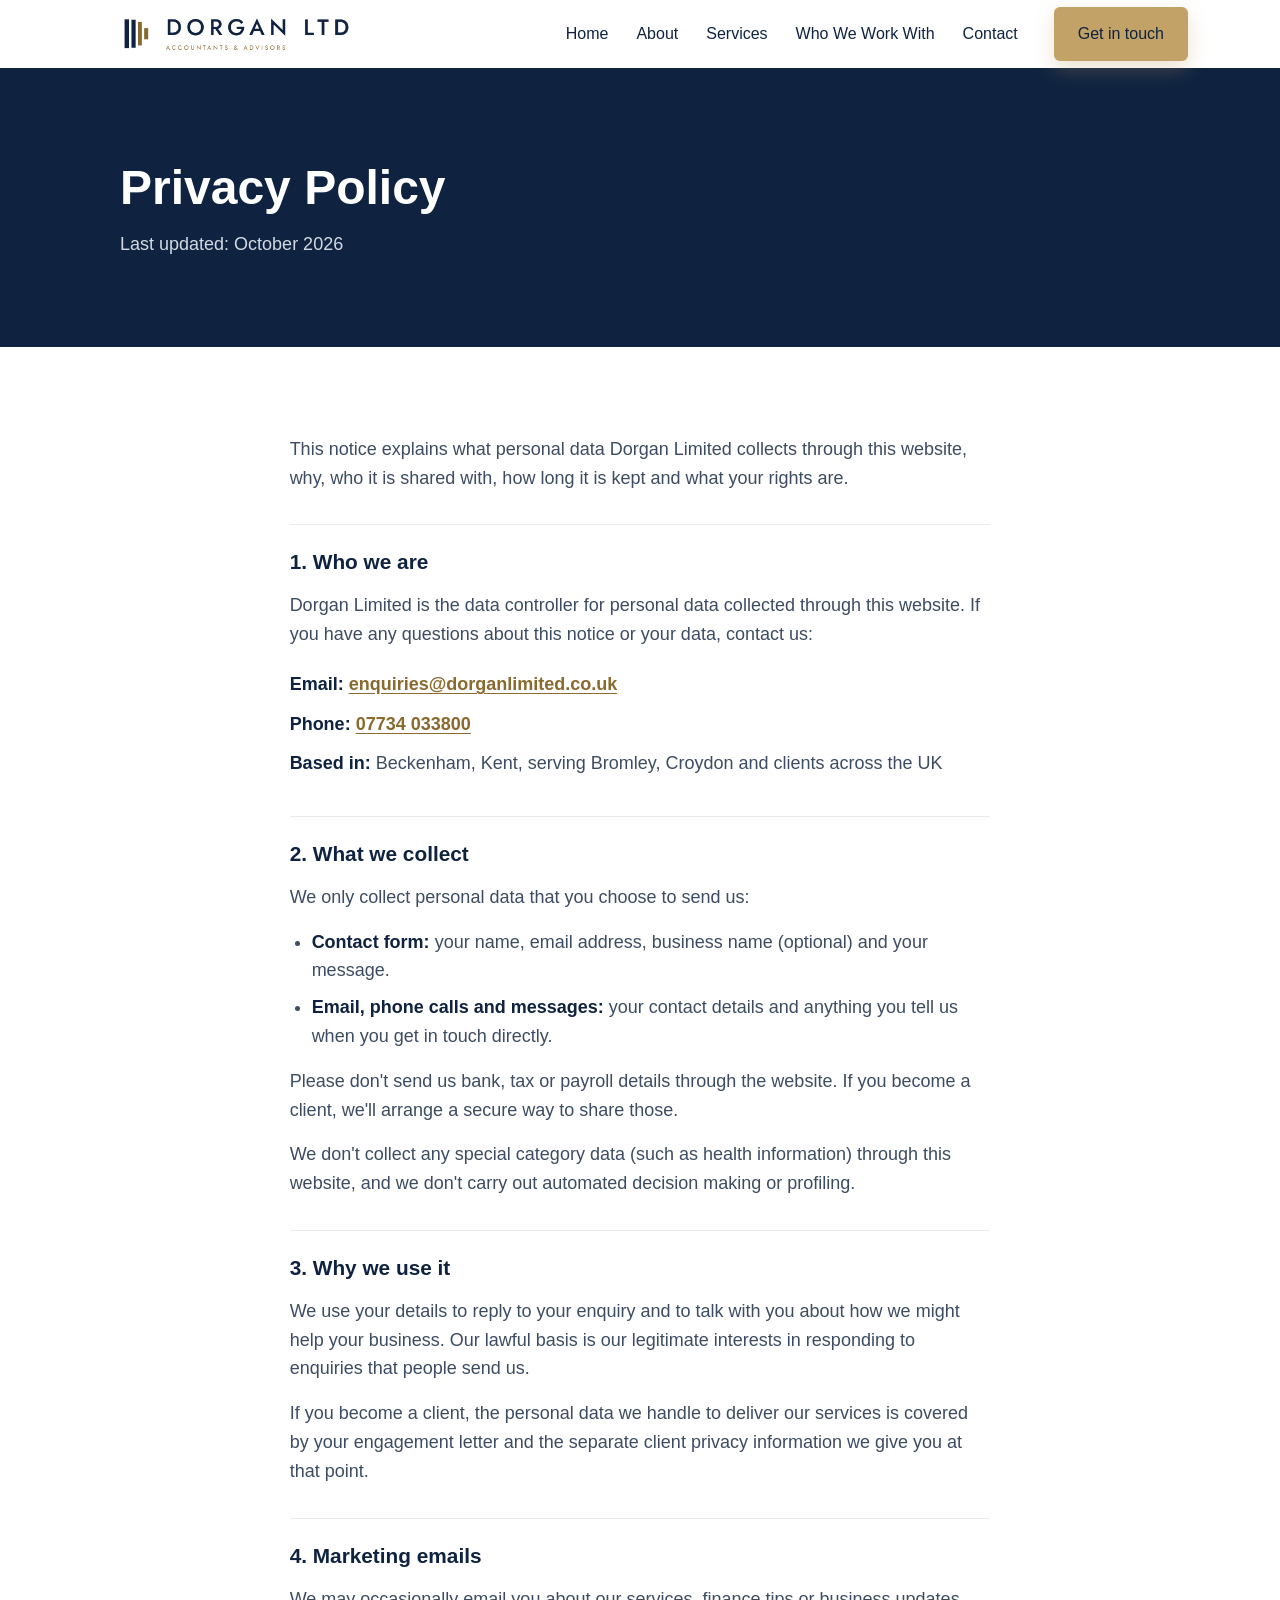
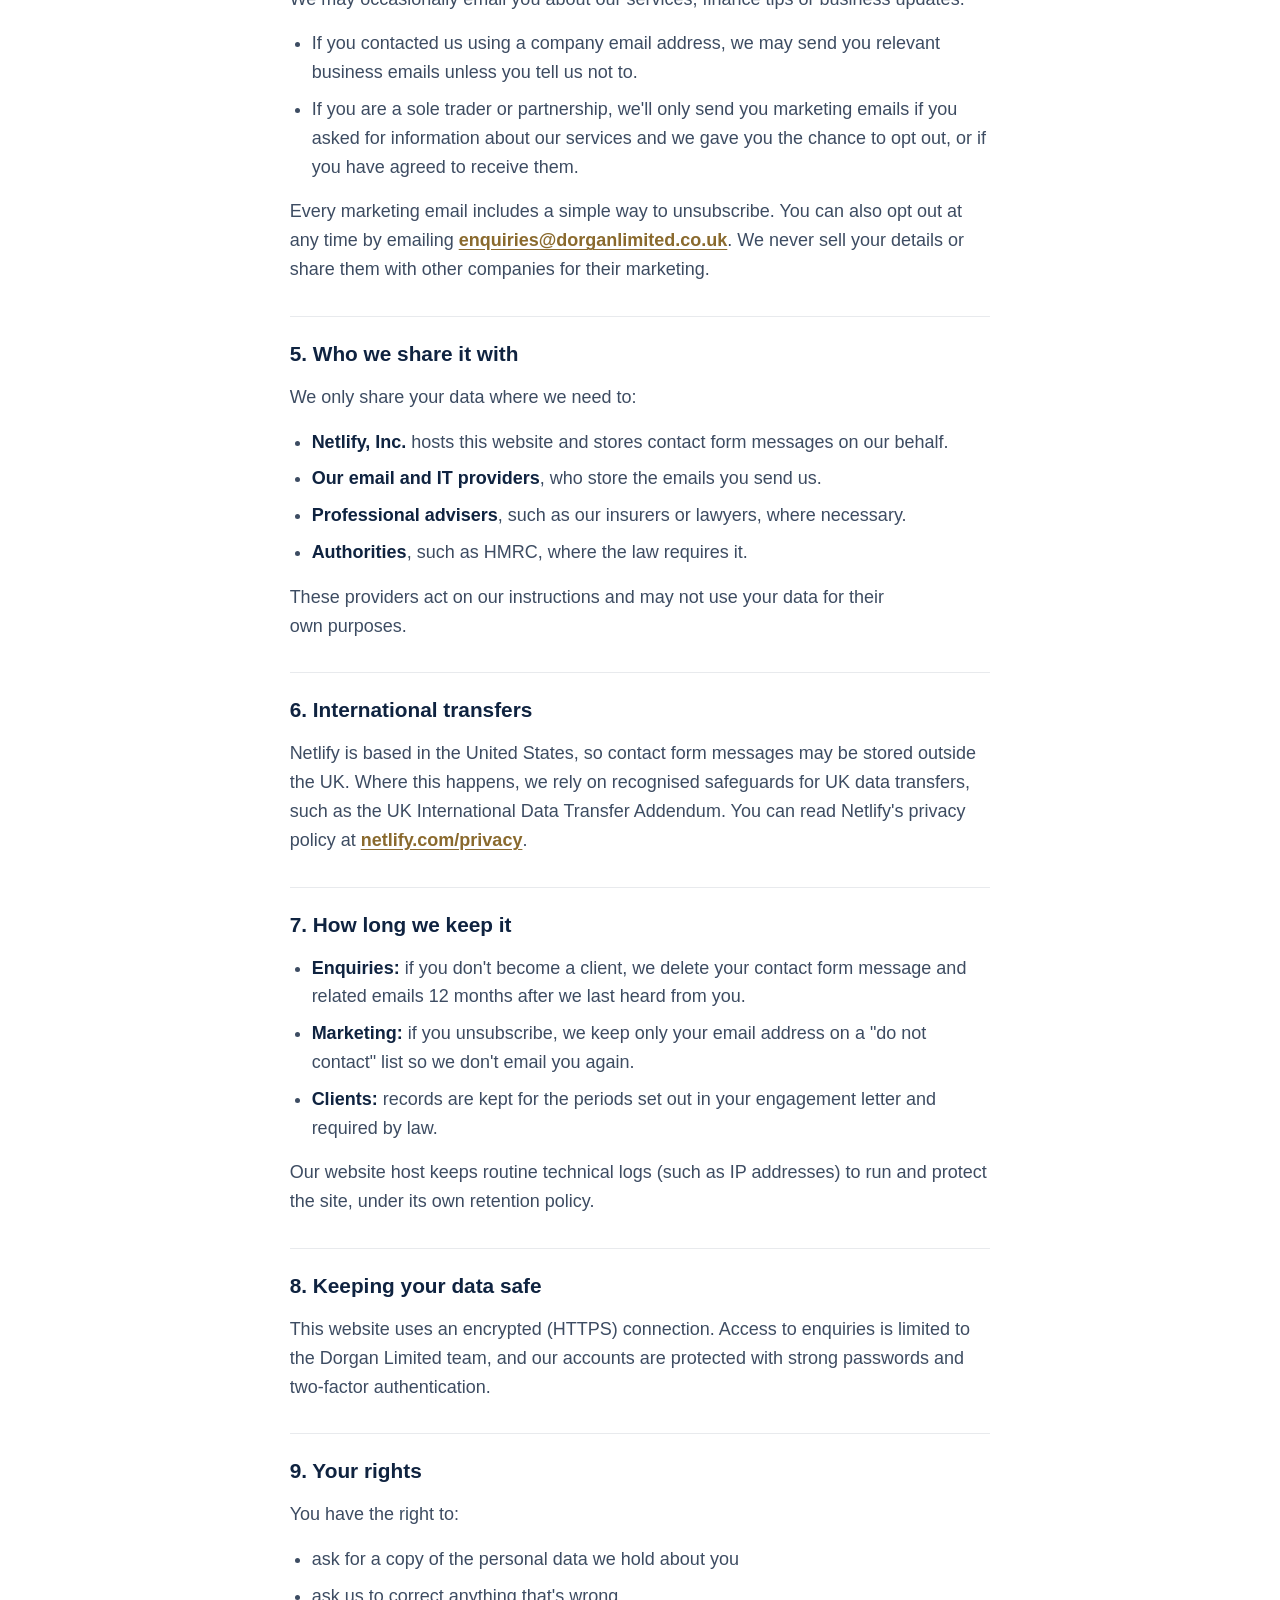
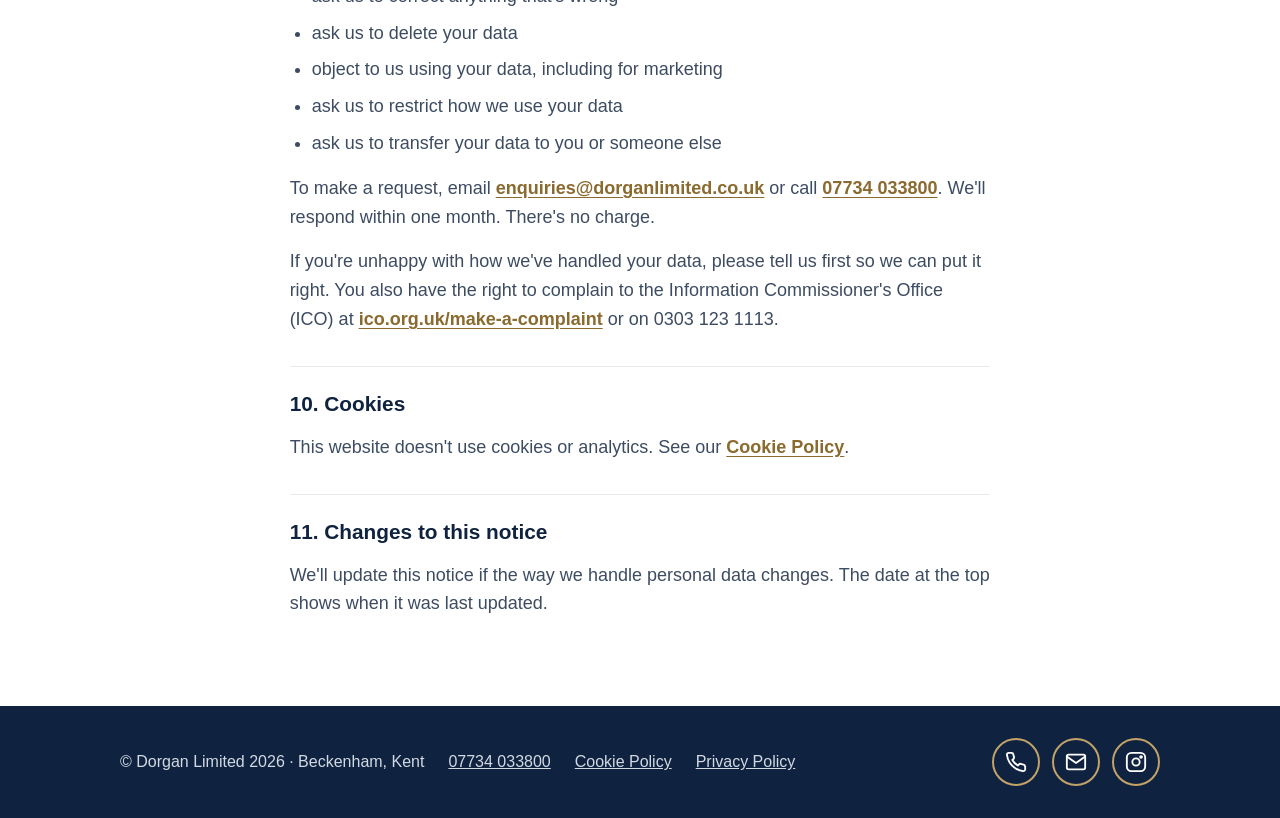
<file: privacy.html>
<!DOCTYPE html>
<html lang="en-GB">
<head>
<meta charset="utf-8">
<meta name="viewport" content="width=device-width, initial-scale=1">
<title>Privacy Policy | Dorgan Limited</title>
<meta name="description" content="How Dorgan Limited collects, uses and protects your personal data, and your rights under UK GDPR.">
<link rel="canonical" href="https://www.dorganlimited.co.uk/privacy.html">
<meta property="og:type" content="website">
<meta property="og:site_name" content="Dorgan Limited">
<meta property="og:locale" content="en_GB">
<meta property="og:url" content="https://www.dorganlimited.co.uk/privacy.html">
<meta property="og:title" content="Privacy Policy | Dorgan Limited">
<meta property="og:description" content="How Dorgan Limited collects, uses and protects your personal data, and your rights under UK GDPR.">
<meta property="og:image" content="https://www.dorganlimited.co.uk/assets/og-image.jpg">
<meta property="og:image:width" content="1200">
<meta property="og:image:height" content="630">
<meta property="og:image:alt" content="Dorgan Limited: finance support built exactly for your business">
<meta name="twitter:card" content="summary_large_image">
<meta name="twitter:title" content="Privacy Policy | Dorgan Limited">
<meta name="twitter:description" content="How Dorgan Limited collects, uses and protects your personal data, and your rights under UK GDPR.">
<meta name="twitter:image" content="https://www.dorganlimited.co.uk/assets/og-image.jpg">
<meta name="theme-color" content="#0F2340">
<link rel="icon" href="favicon.ico" sizes="32x32">
<link rel="icon" href="favicon-32.png" type="image/png" sizes="32x32">
<link rel="apple-touch-icon" href="apple-touch-icon.png">
<link rel="stylesheet" href="styles.css">
</head>
<body>
<a class="skip" href="#main">Skip to content</a>
<header class="hdr"><div class="wrap">
<a class="logo" href="index.html"><img src="assets/logo.png" alt="Dorgan Limited, accountants and advisors, home" width="220" height="40"></a>
<button class="menu-btn" type="button" aria-label="Open menu" aria-expanded="false" aria-controls="nav"><svg class="bars" aria-hidden="true" viewBox="0 0 24 24" fill="none" stroke="currentColor" stroke-width="2" stroke-linecap="round"><path d="M3 6h18M3 12h18M3 18h18"/></svg><svg class="x" aria-hidden="true" viewBox="0 0 24 24" fill="none" stroke="currentColor" stroke-width="2" stroke-linecap="round"><path d="M6 6l12 12M18 6L6 18"/></svg></button>
<nav class="nav" id="nav" aria-label="Main"><a href="index.html">Home</a><a href="about.html">About</a><a href="services.html">Services</a><a href="who-we-work-with.html">Who We Work With</a><a href="contact.html">Contact</a><a class="btn" href="mailto:enquiries@dorganlimited.co.uk">Get in touch</a></nav>
</div></header>
<main id="main">
<section class="navy hero"><div class="wrap" style="display:flex;flex-direction:column;gap:12px"><h1>Privacy Policy</h1><p>Last updated: October 2026</p></div></section>
<section class="sec"><div class="wrap"><div class="prose">
<p>This notice explains what personal data Dorgan Limited collects through this website, why, who it is shared with, how long it is kept and what your rights are.</p>
<h2>1. Who we are</h2>
<p>Dorgan Limited is the data controller for personal data collected through this website. If you have any questions about this notice or your data, contact us:</p>
<p><strong>Email:</strong> <a href="mailto:enquiries@dorganlimited.co.uk">enquiries@dorganlimited.co.uk</a><br><strong>Phone:</strong> <a href="tel:+447734033800">07734 033800</a><br><strong>Based in:</strong> Beckenham, Kent, serving Bromley, Croydon and clients across the UK</p>
<h2>2. What we collect</h2>
<p>We only collect personal data that you choose to send us:</p>
<ul><li><strong>Contact form:</strong> your name, email address, business name (optional) and your message.</li><li><strong>Email, phone calls and messages:</strong> your contact details and anything you tell us when you get in touch directly.</li></ul>
<p>Please don't send us bank, tax or payroll details through the website. If you become a client, we'll arrange a secure way to share those.</p>
<p>We don't collect any special category data (such as health information) through this website, and we don't carry out automated decision making or profiling.</p>
<h2>3. Why we use it</h2>
<p>We use your details to reply to your enquiry and to talk with you about how we might help your business. Our lawful basis is our legitimate interests in responding to enquiries that people send us.</p>
<p>If you become a client, the personal data we handle to deliver our services is covered by your engagement letter and the separate client privacy information we give you at that point.</p>
<h2>4. Marketing emails</h2>
<p>We may occasionally email you about our services, finance tips or business updates.</p>
<ul><li>If you contacted us using a company email address, we may send you relevant business emails unless you tell us not to.</li><li>If you are a sole trader or partnership, we'll only send you marketing emails if you asked for information about our services and we gave you the chance to opt out, or if you have agreed to receive them.</li></ul>
<p>Every marketing email includes a simple way to unsubscribe. You can also opt out at any time by emailing <a href="mailto:enquiries@dorganlimited.co.uk">enquiries@dorganlimited.co.uk</a>. We never sell your details or share them with other companies for their marketing.</p>
<h2>5. Who we share it with</h2>
<p>We only share your data where we need to:</p>
<ul><li><strong>Netlify, Inc.</strong> hosts this website and stores contact form messages on our behalf.</li><li><strong>Our email and IT providers</strong>, who store the emails you send us.</li><li><strong>Professional advisers</strong>, such as our insurers or lawyers, where necessary.</li><li><strong>Authorities</strong>, such as HMRC, where the law requires it.</li></ul>
<p>These providers act on our instructions and may not use your data for their own purposes.</p>
<h2>6. International transfers</h2>
<p>Netlify is based in the United States, so contact form messages may be stored outside the UK. Where this happens, we rely on recognised safeguards for UK data transfers, such as the UK International Data Transfer Addendum. You can read Netlify's privacy policy at <a href="https://www.netlify.com/privacy/">netlify.com/privacy</a>.</p>
<h2>7. How long we keep it</h2>
<ul><li><strong>Enquiries:</strong> if you don't become a client, we delete your contact form message and related emails 12 months after we last heard from you.</li><li><strong>Marketing:</strong> if you unsubscribe, we keep only your email address on a "do not contact" list so we don't email you again.</li><li><strong>Clients:</strong> records are kept for the periods set out in your engagement letter and required by law.</li></ul>
<p>Our website host keeps routine technical logs (such as IP addresses) to run and protect the site, under its own retention policy.</p>
<h2>8. Keeping your data safe</h2>
<p>This website uses an encrypted (HTTPS) connection. Access to enquiries is limited to the Dorgan Limited team, and our accounts are protected with strong passwords and two-factor authentication.</p>
<h2>9. Your rights</h2>
<p>You have the right to:</p>
<ul><li>ask for a copy of the personal data we hold about you</li><li>ask us to correct anything that's wrong</li><li>ask us to delete your data</li><li>object to us using your data, including for marketing</li><li>ask us to restrict how we use your data</li><li>ask us to transfer your data to you or someone else</li></ul>
<p>To make a request, email <a href="mailto:enquiries@dorganlimited.co.uk">enquiries@dorganlimited.co.uk</a> or call <a href="tel:+447734033800">07734 033800</a>. We'll respond within one month. There's no charge.</p>
<p>If you're unhappy with how we've handled your data, please tell us first so we can put it right. You also have the right to complain to the Information Commissioner's Office (ICO) at <a href="https://ico.org.uk/make-a-complaint/">ico.org.uk/make-a-complaint</a> or on 0303 123 1113.</p>
<h2>10. Cookies</h2>
<p>This website doesn't use cookies or analytics. See our <a href="cookies.html">Cookie Policy</a>.</p>
<h2>11. Changes to this notice</h2>
<p>We'll update this notice if the way we handle personal data changes. The date at the top shows when it was last updated.</p>
</div></div></section>
</main>
<footer class="ftr"><div class="wrap">
<nav aria-label="Footer"><span style="min-height:44px;display:flex;align-items:center">© Dorgan Limited 2026 · Beckenham, Kent</span><a href="tel:+447734033800">07734 033800</a><a href="cookies.html">Cookie Policy</a><a href="privacy.html">Privacy Policy</a></nav>
<div class="icons"><a class="icon-link" href="tel:+447734033800" aria-label="Call 07734 033800"><svg viewBox="0 0 24 24" fill="none" stroke="currentColor" stroke-width="2" stroke-linecap="round" stroke-linejoin="round" aria-hidden="true"><path d="M22 16.9v3a2 2 0 0 1-2.2 2 19.8 19.8 0 0 1-8.6-3.1 19.5 19.5 0 0 1-6-6A19.8 19.8 0 0 1 2.1 4.2 2 2 0 0 1 4.1 2h3a2 2 0 0 1 2 1.7c.1.9.4 1.8.7 2.7a2 2 0 0 1-.5 2.1L8 9.8a16 16 0 0 0 6 6l1.3-1.3a2 2 0 0 1 2.1-.4c.9.3 1.8.6 2.7.7a2 2 0 0 1 1.7 2z"/></svg></a><a class="icon-link" href="mailto:enquiries@dorganlimited.co.uk" aria-label="Email us"><svg viewBox="0 0 24 24" fill="none" stroke="currentColor" stroke-width="2" stroke-linecap="round" stroke-linejoin="round" aria-hidden="true"><rect x="2" y="4" width="20" height="16" rx="2"/><path d="M22 6l-10 7L2 6"/></svg></a><a class="icon-link" href="https://instagram.com/dorganltd" aria-label="Instagram @dorganltd"><svg viewBox="0 0 24 24" fill="none" stroke="currentColor" stroke-width="2" stroke-linecap="round" stroke-linejoin="round" aria-hidden="true"><rect x="2" y="2" width="20" height="20" rx="5"/><circle cx="12" cy="12" r="4"/><circle cx="17.5" cy="6.5" r="1" fill="currentColor"/></svg></a></div>
</div></footer>
<div class="sticky-cta"><a class="btn" href="mailto:enquiries@dorganlimited.co.uk">Let's talk</a></div>
<script src="site.js"></script>
</body>
</html>
</file>
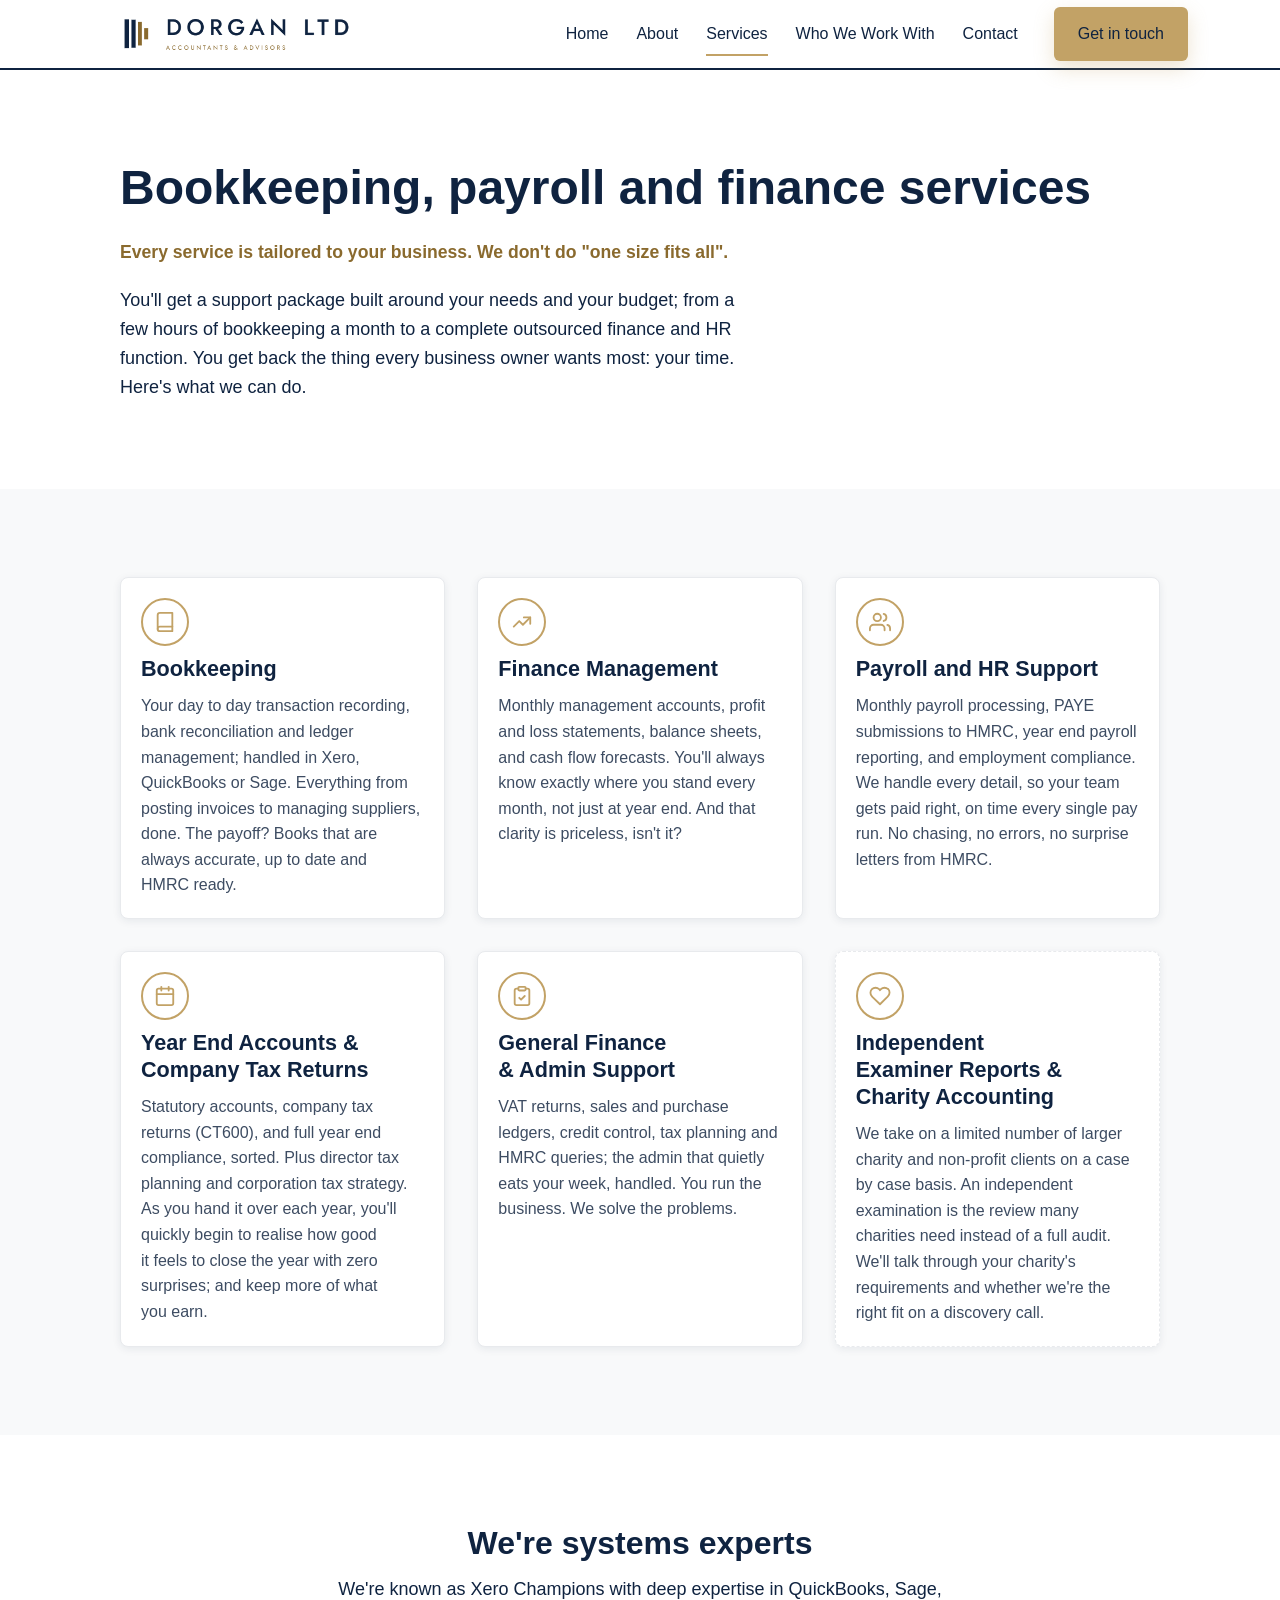
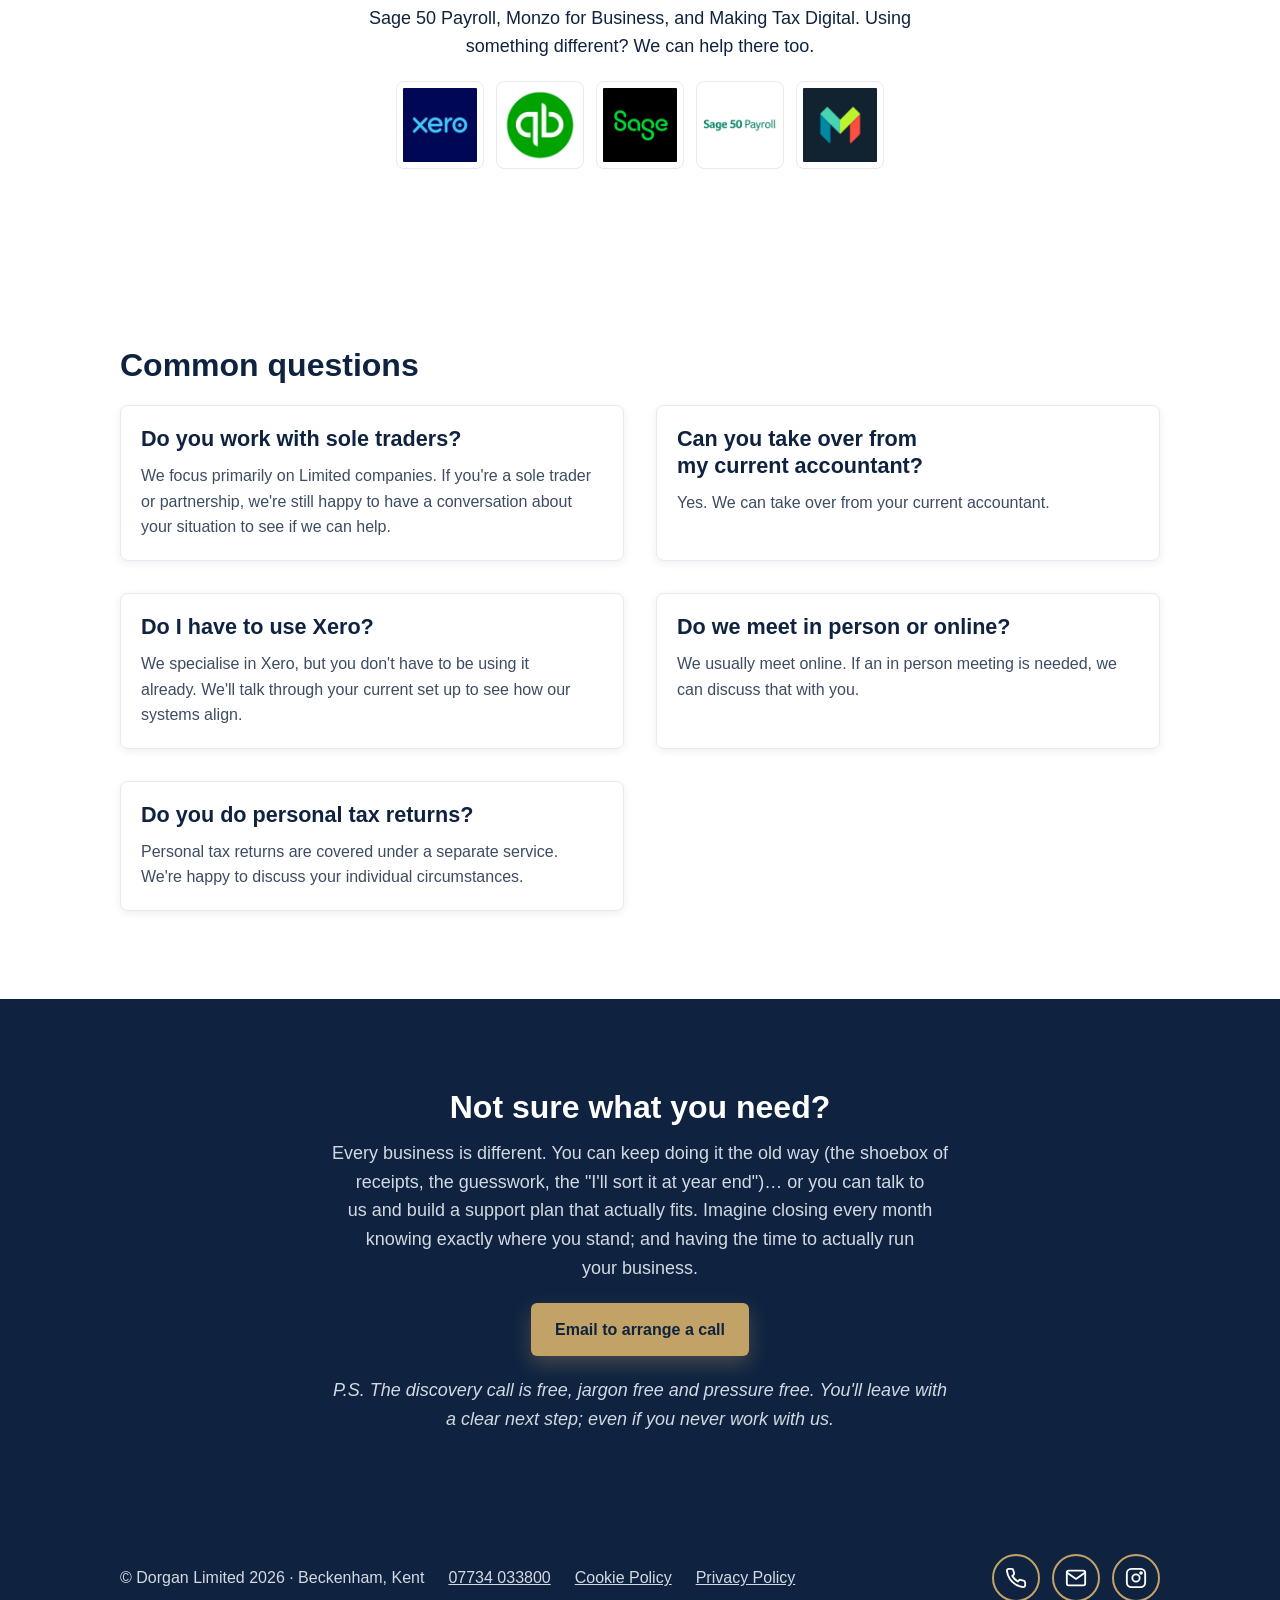
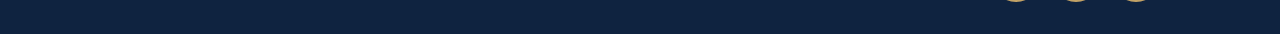
<file: services.html>
<!DOCTYPE html>
<html lang="en-GB">
<head>
<meta charset="utf-8">
<meta name="viewport" content="width=device-width, initial-scale=1">
<title>Bookkeeping, Payroll & Year End Accounts | Dorgan Limited</title>
<meta name="description" content="Bookkeeping, management accounts, payroll and HR, VAT, year end accounts and CT600 returns for SMEs in Bromley, Croydon and across the UK.">
<link rel="canonical" href="https://www.dorganlimited.co.uk/services.html">
<meta property="og:type" content="website">
<meta property="og:site_name" content="Dorgan Limited">
<meta property="og:locale" content="en_GB">
<meta property="og:url" content="https://www.dorganlimited.co.uk/services.html">
<meta property="og:title" content="Bookkeeping, Payroll & Year End Accounts | Dorgan Limited">
<meta property="og:description" content="Bookkeeping, management accounts, payroll and HR, VAT, year end accounts and CT600 returns for SMEs in Bromley, Croydon and across the UK.">
<meta property="og:image" content="https://www.dorganlimited.co.uk/assets/og-image.jpg">
<meta property="og:image:width" content="1200">
<meta property="og:image:height" content="630">
<meta property="og:image:alt" content="Dorgan Limited: finance support built exactly for your business">
<meta name="twitter:card" content="summary_large_image">
<meta name="twitter:title" content="Bookkeeping, Payroll & Year End Accounts | Dorgan Limited">
<meta name="twitter:description" content="Bookkeeping, management accounts, payroll and HR, VAT, year end accounts and CT600 returns for SMEs in Bromley, Croydon and across the UK.">
<meta name="twitter:image" content="https://www.dorganlimited.co.uk/assets/og-image.jpg">
<meta name="theme-color" content="#0F2340">
<link rel="icon" href="favicon.ico" sizes="32x32">
<link rel="icon" href="favicon-32.png" type="image/png" sizes="32x32">
<link rel="apple-touch-icon" href="apple-touch-icon.png">
<link rel="stylesheet" href="styles.css">
<script type="application/ld+json">{"@context":"https://schema.org","@type":"FAQPage","mainEntity":[{"@type":"Question","name":"Do you work with sole traders?","acceptedAnswer":{"@type":"Answer","text":"We focus primarily on Limited companies. If you're a sole trader or partnership, we're still happy to have a conversation about your situation to see if we can help."}},{"@type":"Question","name":"Can you take over from my current accountant?","acceptedAnswer":{"@type":"Answer","text":"Yes. We can take over from your current accountant."}},{"@type":"Question","name":"Do I have to use Xero?","acceptedAnswer":{"@type":"Answer","text":"We specialise in Xero, but you don't have to be using it already. We'll talk through your current set up to see how our systems align."}},{"@type":"Question","name":"Do we meet in person or online?","acceptedAnswer":{"@type":"Answer","text":"We usually meet online. If an in person meeting is needed, we can discuss that with you."}},{"@type":"Question","name":"Do you do personal tax returns?","acceptedAnswer":{"@type":"Answer","text":"Personal tax returns are covered under a separate service. We're happy to discuss your individual circumstances."}}]}</script>
</head>
<body>
<a class="skip" href="#main">Skip to content</a>
<header class="hdr"><div class="wrap">
<a class="logo" href="index.html"><img src="assets/logo.png" alt="Dorgan Limited, accountants and advisors, home" width="220" height="40"></a>
<button class="menu-btn" type="button" aria-label="Open menu" aria-expanded="false" aria-controls="nav"><svg class="bars" aria-hidden="true" viewBox="0 0 24 24" fill="none" stroke="currentColor" stroke-width="2" stroke-linecap="round"><path d="M3 6h18M3 12h18M3 18h18"/></svg><svg class="x" aria-hidden="true" viewBox="0 0 24 24" fill="none" stroke="currentColor" stroke-width="2" stroke-linecap="round"><path d="M6 6l12 12M18 6L6 18"/></svg></button>
<nav class="nav" id="nav" aria-label="Main"><a href="index.html">Home</a><a href="about.html">About</a><a href="services.html" aria-current="page">Services</a><a href="who-we-work-with.html">Who We Work With</a><a href="contact.html">Contact</a><a class="btn" href="mailto:enquiries@dorganlimited.co.uk">Get in touch</a></nav>
</div></header>
<main id="main">
<section class="hero"><div class="wrap" style="display:flex;flex-direction:column;gap:20px"><h1>Bookkeeping, payroll and finance services</h1><p class="lead">Every service is tailored to your business. We don't do "one size fits all".</p><p class="measure">You'll get a support package built around your needs and your budget; from a few hours of bookkeeping a month to a complete outsourced finance and HR function. You get back the thing every business owner wants most: your time. Here's what we can do.</p></div></section>
<section class="sec grey"><div class="wrap">
<h2 class="sr-only">Our services</h2>
<div class="grid three"><div class="card"><span class="ico"><svg viewBox="0 0 24 24" fill="none" stroke="currentColor" stroke-width="2" stroke-linecap="round" stroke-linejoin="round" aria-hidden="true"><path d="M4 19.5A2.5 2.5 0 0 1 6.5 17H20V2H6.5A2.5 2.5 0 0 0 4 4.5z"/><path d="M4 19.5A2.5 2.5 0 0 0 6.5 22H20v-5"/></svg></span><h3>Bookkeeping</h3><p>Your day to day transaction recording, bank reconciliation and ledger management; handled in Xero, QuickBooks or Sage. Everything from posting invoices to managing suppliers, done. The payoff? Books that are always accurate, up to date and HMRC ready.</p></div>
<div class="card"><span class="ico"><svg viewBox="0 0 24 24" fill="none" stroke="currentColor" stroke-width="2" stroke-linecap="round" stroke-linejoin="round" aria-hidden="true"><path d="M3 17l6-6 4 4 8-8"/><path d="M14 7h7v7"/></svg></span><h3>Finance Management</h3><p>Monthly management accounts, profit and loss statements, balance sheets, and cash flow forecasts. You'll always know exactly where you stand every month, not just at year end. And that clarity is priceless, isn't it?</p></div>
<div class="card"><span class="ico"><svg viewBox="0 0 24 24" fill="none" stroke="currentColor" stroke-width="2" stroke-linecap="round" stroke-linejoin="round" aria-hidden="true"><path d="M17 21v-2a4 4 0 0 0-4-4H5a4 4 0 0 0-4 4v2"/><circle cx="9" cy="7" r="4"/><path d="M23 21v-2a4 4 0 0 0-3-3.87"/><path d="M16 3.13a4 4 0 0 1 0 7.75"/></svg></span><h3>Payroll and HR Support</h3><p>Monthly payroll processing, PAYE submissions to HMRC, year end payroll reporting, and employment compliance. We handle every detail, so your team gets paid right, on time every single pay run. No chasing, no errors, no surprise letters from HMRC.</p></div>
<div class="card"><span class="ico"><svg viewBox="0 0 24 24" fill="none" stroke="currentColor" stroke-width="2" stroke-linecap="round" stroke-linejoin="round" aria-hidden="true"><rect x="3" y="4" width="18" height="18" rx="2"/><path d="M16 2v4"/><path d="M8 2v4"/><path d="M3 10h18"/></svg></span><h3>Year End Accounts &amp; Company Tax Returns</h3><p>Statutory accounts, company tax returns (CT600), and full year end compliance, sorted. Plus director tax planning and corporation tax strategy. As you hand it over each year, you'll quickly begin to realise how good it feels to close the year with zero surprises; and keep more of what you earn.</p></div>
<div class="card"><span class="ico"><svg viewBox="0 0 24 24" fill="none" stroke="currentColor" stroke-width="2" stroke-linecap="round" stroke-linejoin="round" aria-hidden="true"><rect x="8" y="2" width="8" height="4" rx="1"/><path d="M16 4h2a2 2 0 0 1 2 2v14a2 2 0 0 1-2 2H6a2 2 0 0 1-2-2V6a2 2 0 0 1 2-2h2"/><path d="M9 14l2 2 4-4"/></svg></span><h3>General Finance &amp; Admin Support</h3><p>VAT returns, sales and purchase ledgers, credit control, tax planning and HMRC queries; the admin that quietly eats your week, handled. You run the business. We solve the problems.</p></div>
<div class="card dashed"><span class="ico"><svg viewBox="0 0 24 24" fill="none" stroke="currentColor" stroke-width="2" stroke-linecap="round" stroke-linejoin="round" aria-hidden="true"><path d="M20.8 4.6a5.5 5.5 0 0 0-7.8 0L12 5.7l-1-1.1a5.5 5.5 0 0 0-7.8 7.8l1 1.1L12 21l7.8-7.8 1-1.1a5.5 5.5 0 0 0 0-7.8z"/></svg></span><h3>Independent Examiner Reports &amp; Charity Accounting</h3><p>We take on a limited number of larger charity and non-profit clients on a case by case basis. An independent examination is the review many charities need instead of a full audit. We'll talk through your charity's requirements and whether we're the right fit on a discovery call.</p></div></div>
</div></section>
<section class="sec center"><div class="wrap center">
<h2>We're systems experts</h2><p class="measure">We're known as Xero Champions with deep expertise in QuickBooks, Sage, Sage 50 Payroll, Monzo for Business, and Making Tax Digital. Using something different? We can help there too.</p>
<div class="logos"><img src="assets/logo-xero.png" alt="Xero accounting software logo" width="88" height="88" loading="lazy"><img src="assets/logo-quickbooks.png" alt="QuickBooks accounting software logo" width="88" height="88" loading="lazy"><img src="assets/logo-sage.png" alt="Sage accounting software logo" width="88" height="88" loading="lazy"><img src="assets/logo-sage50.png" alt="Sage 50 Payroll software logo" width="88" height="88" loading="lazy"><img src="assets/logo-monzo.png" alt="Monzo Business banking logo" width="88" height="88" loading="lazy"></div>
</div></section>
<section class="sec"><div class="wrap">
<h2 id="faq">Common questions</h2>
<div class="grid two">
<div class="card"><h3>Do you work with sole traders?</h3><p>We focus primarily on Limited companies. If you're a sole trader or partnership, we're still happy to have a conversation about your situation to see if we can help.</p></div>
<div class="card"><h3>Can you take over from my current accountant?</h3><p>Yes. We can take over from your current accountant.</p></div>
<div class="card"><h3>Do I have to use Xero?</h3><p>We specialise in Xero, but you don't have to be using it already. We'll talk through your current set up to see how our systems align.</p></div>
<div class="card"><h3>Do we meet in person or online?</h3><p>We usually meet online. If an in person meeting is needed, we can discuss that with you.</p></div>
<div class="card"><h3>Do you do personal tax returns?</h3><p>Personal tax returns are covered under a separate service. We're happy to discuss your individual circumstances.</p></div>
</div>
</div></section>
<section class="sec navy center"><div class="wrap center">
<h2>Not sure what you need?</h2><p class="measure">Every business is different. You can keep doing it the old way (the shoebox of receipts, the guesswork, the "I'll sort it at year end")… or you can talk to us and build a support plan that actually fits. Imagine closing every month knowing exactly where you stand; and having the time to actually run your business.</p>
<a class="btn" href="mailto:enquiries@dorganlimited.co.uk">Email to arrange a call</a><p class="measure"><em>P.S. The discovery call is free, jargon free and pressure free. You'll leave with a clear next step; even if you never work with us.</em></p>
</div></section>
</main>
<footer class="ftr"><div class="wrap">
<nav aria-label="Footer"><span style="min-height:44px;display:flex;align-items:center">© Dorgan Limited 2026 · Beckenham, Kent</span><a href="tel:+447734033800">07734 033800</a><a href="cookies.html">Cookie Policy</a><a href="privacy.html">Privacy Policy</a></nav>
<div class="icons"><a class="icon-link" href="tel:+447734033800" aria-label="Call 07734 033800"><svg viewBox="0 0 24 24" fill="none" stroke="currentColor" stroke-width="2" stroke-linecap="round" stroke-linejoin="round" aria-hidden="true"><path d="M22 16.9v3a2 2 0 0 1-2.2 2 19.8 19.8 0 0 1-8.6-3.1 19.5 19.5 0 0 1-6-6A19.8 19.8 0 0 1 2.1 4.2 2 2 0 0 1 4.1 2h3a2 2 0 0 1 2 1.7c.1.9.4 1.8.7 2.7a2 2 0 0 1-.5 2.1L8 9.8a16 16 0 0 0 6 6l1.3-1.3a2 2 0 0 1 2.1-.4c.9.3 1.8.6 2.7.7a2 2 0 0 1 1.7 2z"/></svg></a><a class="icon-link" href="mailto:enquiries@dorganlimited.co.uk" aria-label="Email us"><svg viewBox="0 0 24 24" fill="none" stroke="currentColor" stroke-width="2" stroke-linecap="round" stroke-linejoin="round" aria-hidden="true"><rect x="2" y="4" width="20" height="16" rx="2"/><path d="M22 6l-10 7L2 6"/></svg></a><a class="icon-link" href="https://instagram.com/dorganltd" aria-label="Instagram @dorganltd"><svg viewBox="0 0 24 24" fill="none" stroke="currentColor" stroke-width="2" stroke-linecap="round" stroke-linejoin="round" aria-hidden="true"><rect x="2" y="2" width="20" height="20" rx="5"/><circle cx="12" cy="12" r="4"/><circle cx="17.5" cy="6.5" r="1" fill="currentColor"/></svg></a></div>
</div></footer>
<div class="sticky-cta"><a class="btn" href="mailto:enquiries@dorganlimited.co.uk">Let's talk</a></div>
<script src="site.js"></script>
</body>
</html>
</file>
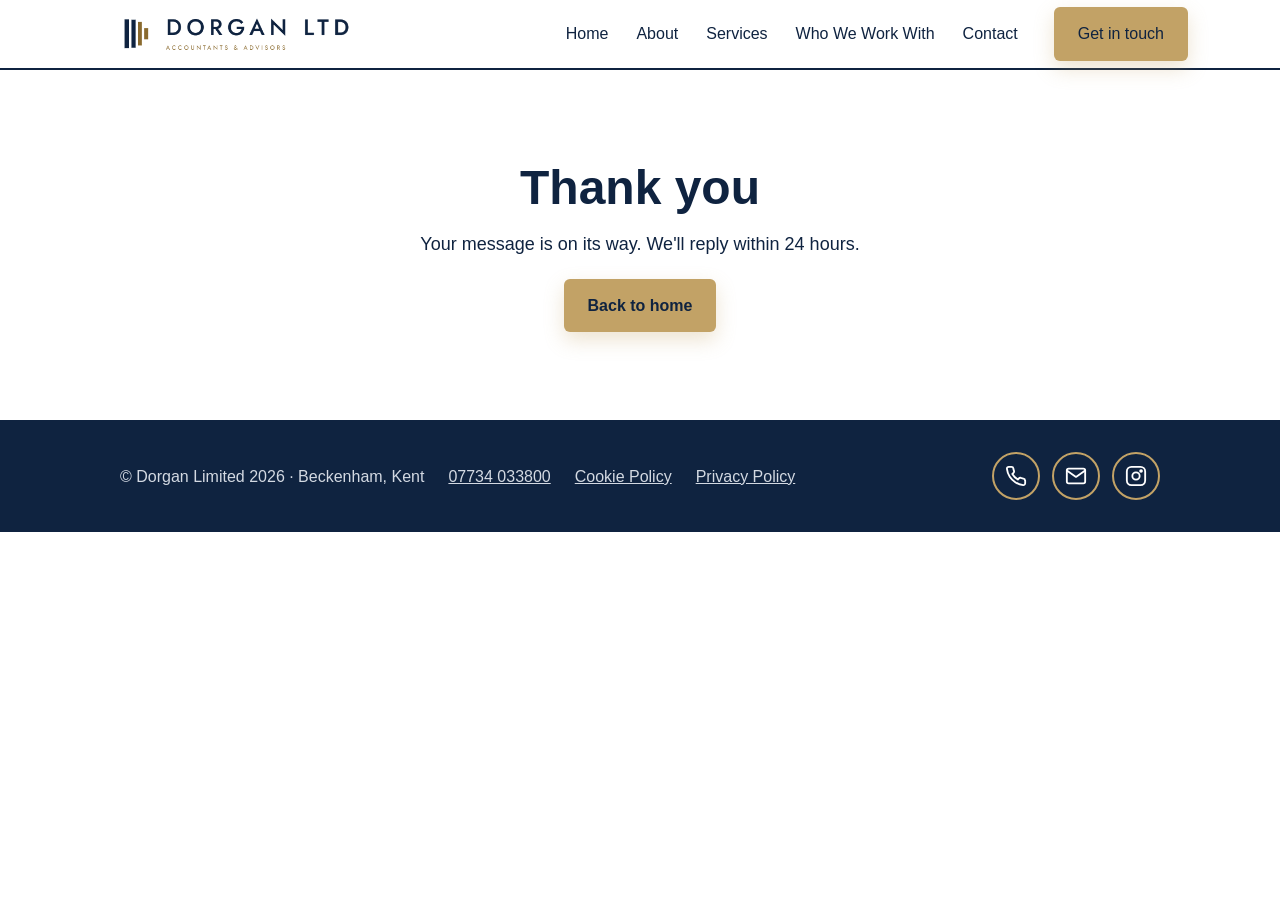
<file: thanks.html>
<!DOCTYPE html>
<html lang="en-GB">
<head>
<meta charset="utf-8">
<meta name="viewport" content="width=device-width, initial-scale=1">
<title>Thank you | Dorgan Limited</title>
<meta name="description" content="Thanks for getting in touch with Dorgan Limited.">
<meta name="robots" content="noindex">
<meta property="og:type" content="website">
<meta property="og:site_name" content="Dorgan Limited">
<meta property="og:locale" content="en_GB">
<meta property="og:url" content="https://www.dorganlimited.co.uk/thanks.html">
<meta property="og:title" content="Thank you | Dorgan Limited">
<meta property="og:description" content="Thanks for getting in touch with Dorgan Limited.">
<meta property="og:image" content="https://www.dorganlimited.co.uk/assets/og-image.jpg">
<meta property="og:image:width" content="1200">
<meta property="og:image:height" content="630">
<meta property="og:image:alt" content="Dorgan Limited: finance support built exactly for your business">
<meta name="twitter:card" content="summary_large_image">
<meta name="twitter:title" content="Thank you | Dorgan Limited">
<meta name="twitter:description" content="Thanks for getting in touch with Dorgan Limited.">
<meta name="twitter:image" content="https://www.dorganlimited.co.uk/assets/og-image.jpg">
<meta name="theme-color" content="#0F2340">
<link rel="icon" href="favicon.ico" sizes="32x32">
<link rel="icon" href="favicon-32.png" type="image/png" sizes="32x32">
<link rel="apple-touch-icon" href="apple-touch-icon.png">
<link rel="stylesheet" href="styles.css">
</head>
<body>
<a class="skip" href="#main">Skip to content</a>
<header class="hdr"><div class="wrap">
<a class="logo" href="index.html"><img src="assets/logo.png" alt="Dorgan Limited, accountants and advisors, home" width="220" height="40"></a>
<button class="menu-btn" type="button" aria-label="Open menu" aria-expanded="false" aria-controls="nav"><svg class="bars" aria-hidden="true" viewBox="0 0 24 24" fill="none" stroke="currentColor" stroke-width="2" stroke-linecap="round"><path d="M3 6h18M3 12h18M3 18h18"/></svg><svg class="x" aria-hidden="true" viewBox="0 0 24 24" fill="none" stroke="currentColor" stroke-width="2" stroke-linecap="round"><path d="M6 6l12 12M18 6L6 18"/></svg></button>
<nav class="nav" id="nav" aria-label="Main"><a href="index.html">Home</a><a href="about.html">About</a><a href="services.html">Services</a><a href="who-we-work-with.html">Who We Work With</a><a href="contact.html">Contact</a><a class="btn" href="mailto:enquiries@dorganlimited.co.uk">Get in touch</a></nav>
</div></header>
<main id="main">
<section class="sec center"><div class="wrap center">
<h1>Thank you</h1><p class="measure">Your message is on its way. We'll reply within 24 hours.</p><a class="btn" href="index.html">Back to home</a>
</div></section>
</main>
<footer class="ftr"><div class="wrap">
<nav aria-label="Footer"><span style="min-height:44px;display:flex;align-items:center">© Dorgan Limited 2026 · Beckenham, Kent</span><a href="tel:+447734033800">07734 033800</a><a href="cookies.html">Cookie Policy</a><a href="privacy.html">Privacy Policy</a></nav>
<div class="icons"><a class="icon-link" href="tel:+447734033800" aria-label="Call 07734 033800"><svg viewBox="0 0 24 24" fill="none" stroke="currentColor" stroke-width="2" stroke-linecap="round" stroke-linejoin="round" aria-hidden="true"><path d="M22 16.9v3a2 2 0 0 1-2.2 2 19.8 19.8 0 0 1-8.6-3.1 19.5 19.5 0 0 1-6-6A19.8 19.8 0 0 1 2.1 4.2 2 2 0 0 1 4.1 2h3a2 2 0 0 1 2 1.7c.1.9.4 1.8.7 2.7a2 2 0 0 1-.5 2.1L8 9.8a16 16 0 0 0 6 6l1.3-1.3a2 2 0 0 1 2.1-.4c.9.3 1.8.6 2.7.7a2 2 0 0 1 1.7 2z"/></svg></a><a class="icon-link" href="mailto:enquiries@dorganlimited.co.uk" aria-label="Email us"><svg viewBox="0 0 24 24" fill="none" stroke="currentColor" stroke-width="2" stroke-linecap="round" stroke-linejoin="round" aria-hidden="true"><rect x="2" y="4" width="20" height="16" rx="2"/><path d="M22 6l-10 7L2 6"/></svg></a><a class="icon-link" href="https://instagram.com/dorganltd" aria-label="Instagram @dorganltd"><svg viewBox="0 0 24 24" fill="none" stroke="currentColor" stroke-width="2" stroke-linecap="round" stroke-linejoin="round" aria-hidden="true"><rect x="2" y="2" width="20" height="20" rx="5"/><circle cx="12" cy="12" r="4"/><circle cx="17.5" cy="6.5" r="1" fill="currentColor"/></svg></a></div>
</div></footer>
<div class="sticky-cta"><a class="btn" href="mailto:enquiries@dorganlimited.co.uk">Let's talk</a></div>
<script src="site.js"></script>
</body>
</html>
</file>
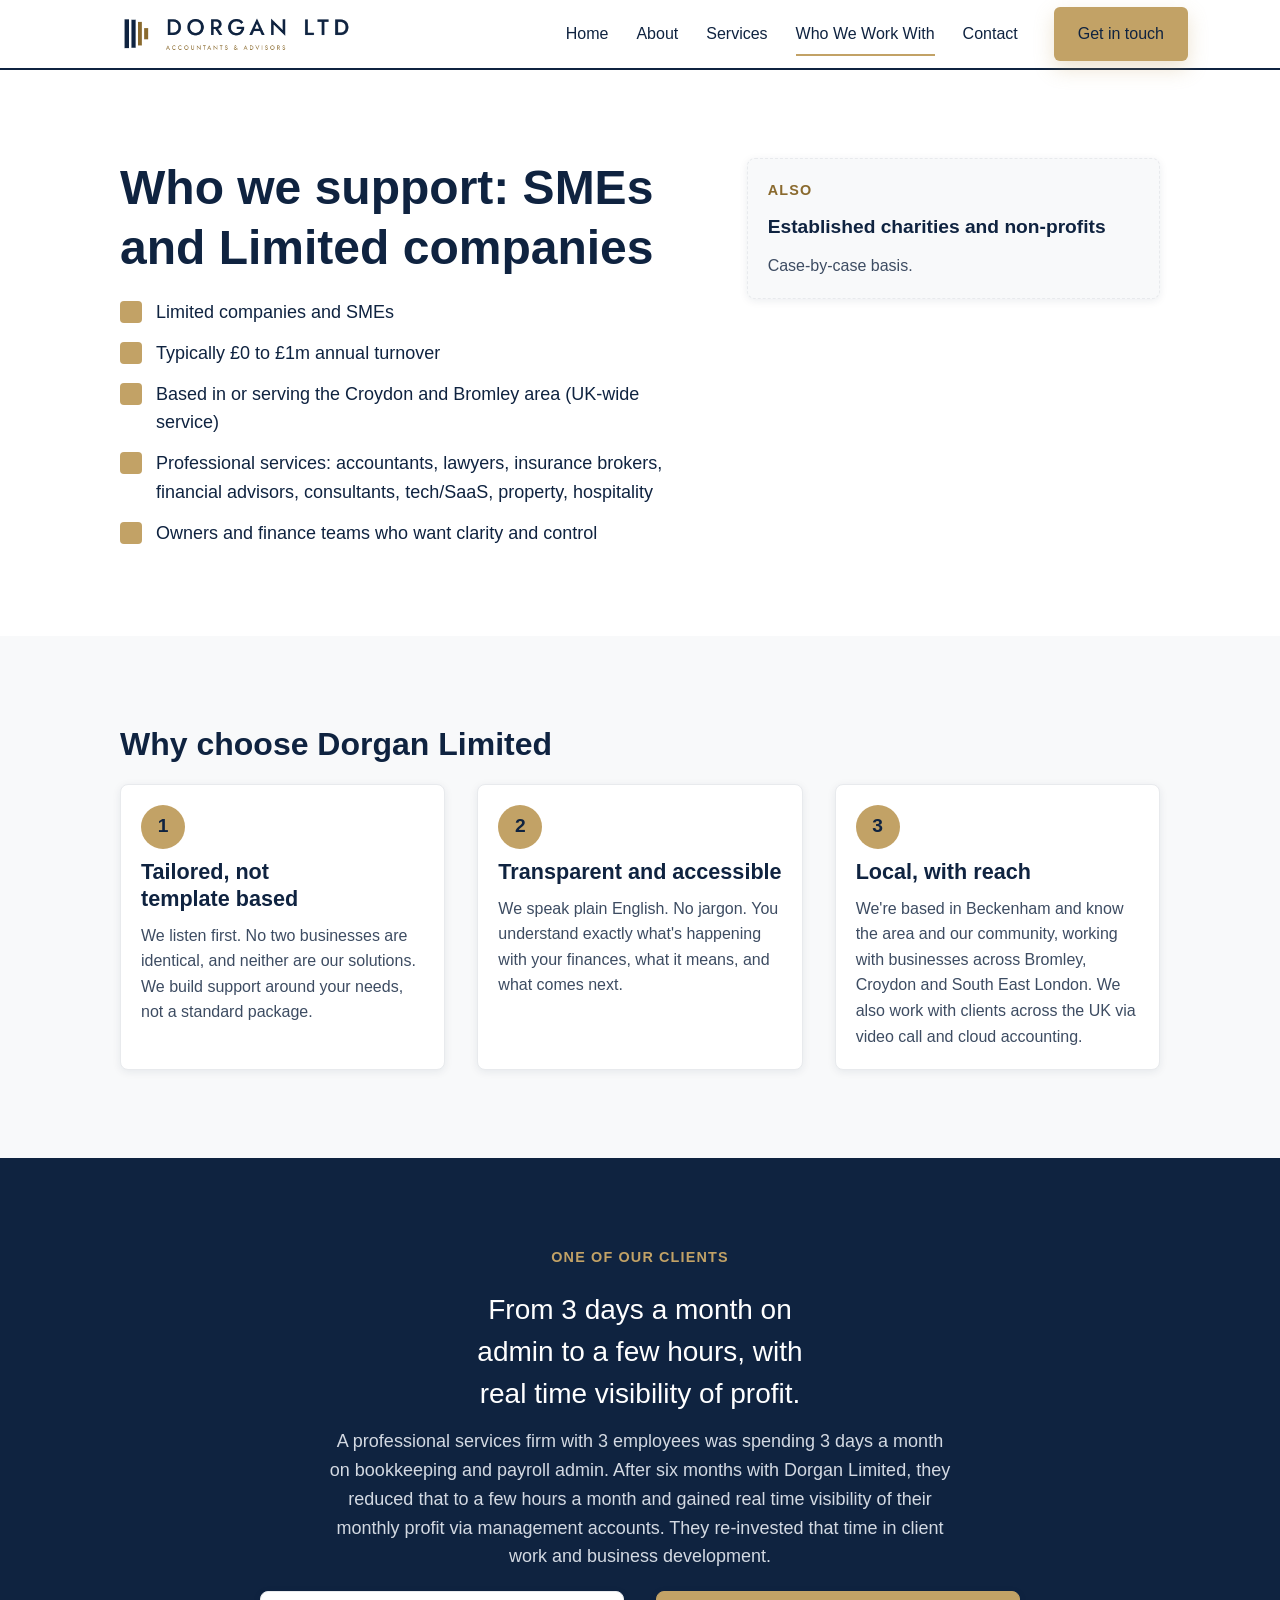
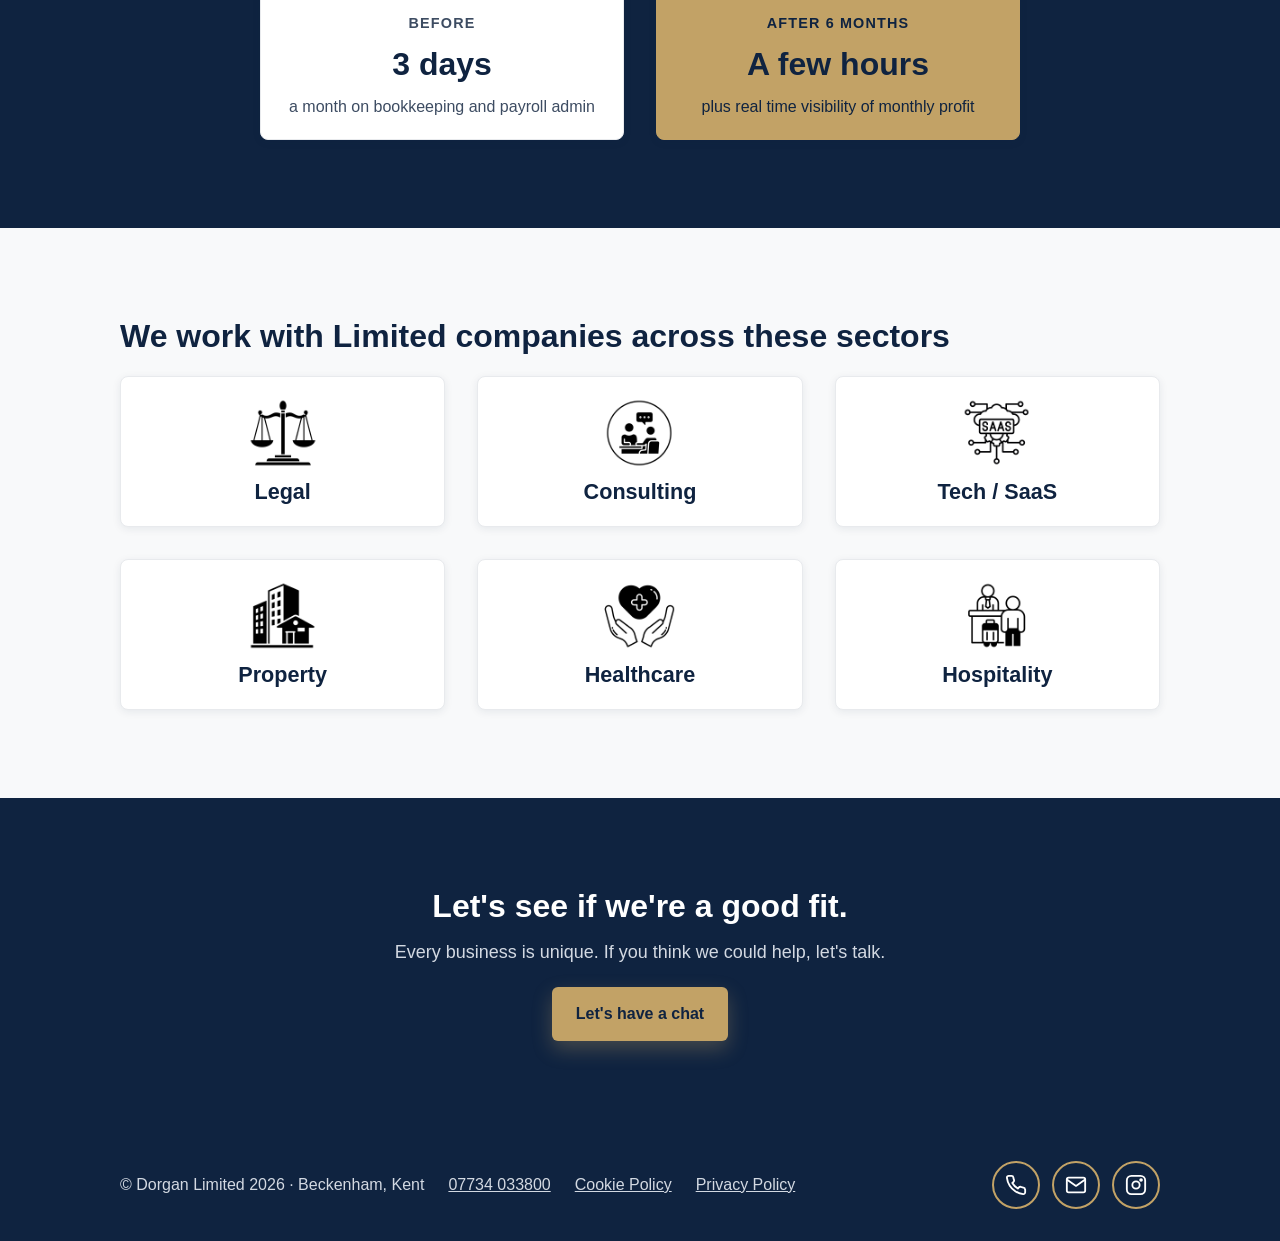
<file: who-we-work-with.html>
<!DOCTYPE html>
<html lang="en-GB">
<head>
<meta charset="utf-8">
<meta name="viewport" content="width=device-width, initial-scale=1">
<title>SMEs & Limited Companies We Support | Dorgan Limited</title>
<meta name="description" content="We support Limited companies and SMEs up to £1m turnover in Bromley, Croydon and across the UK, plus selected charities. See if we're a fit.">
<link rel="canonical" href="https://www.dorganlimited.co.uk/who-we-work-with.html">
<meta property="og:type" content="website">
<meta property="og:site_name" content="Dorgan Limited">
<meta property="og:locale" content="en_GB">
<meta property="og:url" content="https://www.dorganlimited.co.uk/who-we-work-with.html">
<meta property="og:title" content="SMEs & Limited Companies We Support | Dorgan Limited">
<meta property="og:description" content="We support Limited companies and SMEs up to £1m turnover in Bromley, Croydon and across the UK, plus selected charities. See if we're a fit.">
<meta property="og:image" content="https://www.dorganlimited.co.uk/assets/og-image.jpg">
<meta property="og:image:width" content="1200">
<meta property="og:image:height" content="630">
<meta property="og:image:alt" content="Dorgan Limited: finance support built exactly for your business">
<meta name="twitter:card" content="summary_large_image">
<meta name="twitter:title" content="SMEs & Limited Companies We Support | Dorgan Limited">
<meta name="twitter:description" content="We support Limited companies and SMEs up to £1m turnover in Bromley, Croydon and across the UK, plus selected charities. See if we're a fit.">
<meta name="twitter:image" content="https://www.dorganlimited.co.uk/assets/og-image.jpg">
<meta name="theme-color" content="#0F2340">
<link rel="icon" href="favicon.ico" sizes="32x32">
<link rel="icon" href="favicon-32.png" type="image/png" sizes="32x32">
<link rel="apple-touch-icon" href="apple-touch-icon.png">
<link rel="stylesheet" href="styles.css">
</head>
<body>
<a class="skip" href="#main">Skip to content</a>
<header class="hdr"><div class="wrap">
<a class="logo" href="index.html"><img src="assets/logo.png" alt="Dorgan Limited, accountants and advisors, home" width="220" height="40"></a>
<button class="menu-btn" type="button" aria-label="Open menu" aria-expanded="false" aria-controls="nav"><svg class="bars" aria-hidden="true" viewBox="0 0 24 24" fill="none" stroke="currentColor" stroke-width="2" stroke-linecap="round"><path d="M3 6h18M3 12h18M3 18h18"/></svg><svg class="x" aria-hidden="true" viewBox="0 0 24 24" fill="none" stroke="currentColor" stroke-width="2" stroke-linecap="round"><path d="M6 6l12 12M18 6L6 18"/></svg></button>
<nav class="nav" id="nav" aria-label="Main"><a href="index.html">Home</a><a href="about.html">About</a><a href="services.html">Services</a><a href="who-we-work-with.html" aria-current="page">Who We Work With</a><a href="contact.html">Contact</a><a class="btn" href="mailto:enquiries@dorganlimited.co.uk">Get in touch</a></nav>
</div></header>
<main id="main">
<section class="hero"><div class="wrap split" style="align-items:start">
<div style="display:flex;flex-direction:column;gap:20px"><h1>Who we support: SMEs and Limited companies</h1>
<ul class="ticks"><li>Limited companies and SMEs</li><li>Typically £0 to £1m annual turnover</li><li>Based in or serving the Croydon and Bromley area (UK-wide service)</li><li>Professional services: accountants, lawyers, insurance brokers, financial advisors, consultants, tech/SaaS, property, hospitality</li><li>Owners and finance teams who want clarity and control</li></ul></div>
<div class="card dashed" style="background:var(--grey)"><span class="kicker">Also</span><p style="font-weight:700;font-size:1.2rem;color:var(--navy)">Established charities and non-profits</p><p>Case-by-case basis.</p></div>
</div></section>
<section class="sec grey"><div class="wrap">
<h2>Why choose Dorgan Limited</h2><div class="grid three"><div class="card"><span class="num">1</span><h3>Tailored, not template based</h3><p>We listen first. No two businesses are identical, and neither are our solutions. We build support around your needs, not a standard package.</p></div><div class="card"><span class="num">2</span><h3>Transparent and accessible</h3><p>We speak plain English. No jargon. You understand exactly what's happening with your finances, what it means, and what comes next.</p></div><div class="card"><span class="num">3</span><h3>Local, with reach</h3><p>We're based in Beckenham and know the area and our community, working with businesses across Bromley, Croydon and South East London. We also work with clients across the UK via video call and cloud accounting.</p></div></div>
</div></section>
<section class="sec navy center"><div class="wrap center">
<span class="kicker">One of our clients</span><h2 class="quote" style="max-width:28ch;font-weight:400">From 3 days a month on admin to a few hours, with real time visibility of profit.</h2>
<p class="measure">A professional services firm with 3 employees was spending 3 days a month on bookkeeping and payroll admin. After six months with Dorgan Limited, they reduced that to a few hours a month and gained real time visibility of their monthly profit via management accounts. They re-invested that time in client work and business development.</p>
<div class="grid compare" style="width:100%;max-width:760px"><div class="card"><span class="kicker" style="color:var(--body)">Before</span><span class="big">3 days</span><p>a month on bookkeeping and payroll admin</p></div><div class="card after"><span class="kicker" style="color:var(--navy)">After 6 months</span><span class="big">A few hours</span><p>plus real time visibility of monthly profit</p></div></div>
</div></section>
<section class="sec grey"><div class="wrap">
<h2>We work with Limited companies across these sectors</h2><div class="grid sectors"><div class="card"><img src="assets/sector-legal.png" alt="" width="72" height="72" loading="lazy"><h3>Legal</h3></div><div class="card"><img src="assets/sector-consulting.png" alt="" width="72" height="72" loading="lazy"><h3>Consulting</h3></div><div class="card"><img src="assets/sector-saas.png" alt="" width="72" height="72" loading="lazy"><h3>Tech / SaaS</h3></div><div class="card"><img src="assets/sector-property.png" alt="" width="72" height="72" loading="lazy"><h3>Property</h3></div><div class="card"><img src="assets/sector-healthcare.png" alt="" width="72" height="72" loading="lazy"><h3>Healthcare</h3></div><div class="card"><img src="assets/sector-hospitality.png" alt="" width="72" height="72" loading="lazy"><h3>Hospitality</h3></div></div>
</div></section>
<section class="sec navy center"><div class="wrap center">
<h2>Let's see if we're a good fit.</h2><p>Every business is unique. If you think we could help, let's talk.</p><a class="btn" href="mailto:enquiries@dorganlimited.co.uk">Let's have a chat</a>
</div></section>
</main>
<footer class="ftr"><div class="wrap">
<nav aria-label="Footer"><span style="min-height:44px;display:flex;align-items:center">© Dorgan Limited 2026 · Beckenham, Kent</span><a href="tel:+447734033800">07734 033800</a><a href="cookies.html">Cookie Policy</a><a href="privacy.html">Privacy Policy</a></nav>
<div class="icons"><a class="icon-link" href="tel:+447734033800" aria-label="Call 07734 033800"><svg viewBox="0 0 24 24" fill="none" stroke="currentColor" stroke-width="2" stroke-linecap="round" stroke-linejoin="round" aria-hidden="true"><path d="M22 16.9v3a2 2 0 0 1-2.2 2 19.8 19.8 0 0 1-8.6-3.1 19.5 19.5 0 0 1-6-6A19.8 19.8 0 0 1 2.1 4.2 2 2 0 0 1 4.1 2h3a2 2 0 0 1 2 1.7c.1.9.4 1.8.7 2.7a2 2 0 0 1-.5 2.1L8 9.8a16 16 0 0 0 6 6l1.3-1.3a2 2 0 0 1 2.1-.4c.9.3 1.8.6 2.7.7a2 2 0 0 1 1.7 2z"/></svg></a><a class="icon-link" href="mailto:enquiries@dorganlimited.co.uk" aria-label="Email us"><svg viewBox="0 0 24 24" fill="none" stroke="currentColor" stroke-width="2" stroke-linecap="round" stroke-linejoin="round" aria-hidden="true"><rect x="2" y="4" width="20" height="16" rx="2"/><path d="M22 6l-10 7L2 6"/></svg></a><a class="icon-link" href="https://instagram.com/dorganltd" aria-label="Instagram @dorganltd"><svg viewBox="0 0 24 24" fill="none" stroke="currentColor" stroke-width="2" stroke-linecap="round" stroke-linejoin="round" aria-hidden="true"><rect x="2" y="2" width="20" height="20" rx="5"/><circle cx="12" cy="12" r="4"/><circle cx="17.5" cy="6.5" r="1" fill="currentColor"/></svg></a></div>
</div></footer>
<div class="sticky-cta"><a class="btn" href="mailto:enquiries@dorganlimited.co.uk">Let's talk</a></div>
<script src="site.js"></script>
</body>
</html>
</file>
<file: styles.css>
/* Dorgan Limited — mobile-first */
:root{--navy:#0F2340;--gold:#C2A266;--gold-ink:#8A6A2E;--grey:#F8F9FA;--line:#E8EAED;--body:#3d4c62;--muted:#d3d9e2;--font:-apple-system,BlinkMacSystemFont,"Segoe UI",Roboto,Oxygen,Ubuntu,Cantarell,sans-serif}
*,*::before,*::after{box-sizing:border-box}
html{-webkit-text-size-adjust:100%;scroll-padding-bottom:96px}
@media (prefers-reduced-motion:no-preference){html{scroll-behavior:smooth}}
@media (prefers-reduced-motion:reduce){*,*::before,*::after{transition:none!important;animation:none!important}}
body{margin:0;font:17px/1.6 var(--font);color:var(--navy);background:#fff;padding-bottom:76px}
img{max-width:100%;height:auto;display:block}
a{color:var(--navy)}a:hover{color:var(--gold-ink)}
:focus-visible{outline:3px solid var(--navy);outline-offset:3px}
.navy :focus-visible,.ftr :focus-visible{outline-color:#fff}
.btn:focus-visible{outline-color:var(--navy)}
h1,h2,h3{margin:0;line-height:1.25;text-wrap:balance}
h1{font-size:2rem}h2{font-size:1.6rem}h3{font-size:1.2rem}
p{margin:0;text-wrap:pretty}
ul{margin:0}
.sr-only{position:absolute;width:1px;height:1px;overflow:hidden;clip:rect(0 0 0 0);white-space:nowrap}
.skip{position:absolute;left:-999px;top:0;background:var(--gold);padding:12px 16px;z-index:100}.skip:focus{left:8px;top:8px}

/* layout */
.wrap{max-width:1120px;margin:0 auto;padding:0 20px}
.sec{padding:56px 0}
.sec>.wrap{display:flex;flex-direction:column;gap:20px}
.sec .wrap>h2+p,.sec .wrap>h1+p{margin-top:-8px}
.grey{background:var(--grey)}
.navy{background:var(--navy);color:#fff}.navy p{color:var(--muted)}
.center{text-align:center;align-items:center}
.lead{font-size:1.1rem;color:var(--gold-ink);font-weight:700}
.navy .lead{color:var(--gold)}
.kicker{font-size:.9rem;letter-spacing:.08em;text-transform:uppercase;font-weight:700;color:var(--gold-ink)}
.navy .kicker{color:var(--gold)}
.measure{max-width:62ch}
.grid{display:grid;gap:16px;grid-template-columns:minmax(0,1fr)}
.split{display:grid;gap:32px;grid-template-columns:minmax(0,1fr);align-items:center}

/* header */
.hdr{position:sticky;top:0;z-index:50;background:#fff;border-bottom:2px solid var(--navy)}
.hdr .wrap{display:flex;align-items:center;justify-content:space-between;gap:16px;min-height:68px;padding-right:12px}
.logo{display:flex;align-items:center;min-height:48px}.logo img{height:40px;width:auto}
.menu-btn{display:flex;align-items:center;justify-content:center;width:48px;height:48px;border:2px solid var(--navy);border-radius:8px;background:#fff;color:var(--navy);cursor:pointer;padding:0}
.menu-btn svg{width:24px;height:24px}
.menu-btn .x{display:none}.menu-open .menu-btn .x{display:block}.menu-open .menu-btn .bars{display:none}
.nav{display:none}
.menu-open .nav{display:flex;flex-direction:column;position:fixed;inset:70px 0 0;background:#fff;padding:8px 20px 24px;overflow:auto}
.nav a{display:flex;align-items:center;justify-content:space-between;min-height:56px;border-bottom:1px solid var(--line);font-size:1.15rem;font-weight:600;text-decoration:none}
.nav a::after{content:"›"/"";color:var(--gold-ink);font-size:1.4rem}
.nav a[aria-current]{box-shadow:inset 4px 0 0 var(--gold);padding-left:14px}
.nav .btn{margin-top:24px;border:0}.nav .btn::after{content:none}
.menu-open{overflow:hidden}

/* buttons */
.btn{display:flex;align-items:center;justify-content:center;width:100%;min-height:52px;padding:14px 24px;border-radius:6px;background:var(--gold);color:var(--navy);font-weight:700;font-size:1rem;text-align:center;text-decoration:none;box-shadow:0 8px 20px rgba(194,162,102,.3);border:0}
.btn:hover{background:#b8975a;color:var(--navy)}
.btn-ghost{display:flex;align-items:center;justify-content:center;width:100%;min-height:52px;padding:12px 24px;border:2px solid var(--navy);border-radius:6px;font-weight:700;text-decoration:none}
.navy .btn-ghost{border-color:#fff;color:#fff}
.icons{display:flex;gap:12px;flex-wrap:wrap}
.center .icons{justify-content:center}
.icon-link{display:inline-flex;align-items:center;justify-content:center;width:48px;height:48px;border:2px solid var(--gold);border-radius:50%;color:var(--navy)}
.navy .icon-link,.ftr .icon-link{color:#fff}
.icon-link svg{width:22px;height:22px}

/* cards */
.card{background:#fff;border:1px solid var(--line);border-radius:8px;padding:20px;display:flex;flex-direction:column;gap:10px;box-shadow:0 2px 8px rgba(15,35,64,.08);color:var(--navy)}
.card p{color:var(--body);font-size:1rem}
.card.dashed{border-style:dashed}
.ico{width:48px;height:48px;border:2px solid var(--gold);border-radius:50%;display:flex;align-items:center;justify-content:center;color:var(--gold);flex:none}
.ico svg{width:22px;height:22px}
.num{width:44px;height:44px;border-radius:50%;background:var(--gold);color:var(--navy);display:flex;align-items:center;justify-content:center;font-weight:700;font-size:1.2rem;flex:none}
.steps{display:flex;flex-direction:column;gap:20px;list-style:none;padding:0}
.steps li{display:flex;gap:16px;align-items:flex-start}
.steps p{color:var(--body);font-size:1rem}
.ticks{list-style:none;padding:0;display:flex;flex-direction:column;gap:12px}
.ticks li{display:flex;gap:14px;align-items:flex-start}
.ticks li::before{content:"";width:22px;height:22px;border-radius:4px;background:var(--gold);flex:none;margin-top:3px}

/* page bits */
.hero{padding:48px 0 56px}
.hero-img{width:100%;max-width:320px;aspect-ratio:1;object-fit:cover;object-position:center 20%;filter:grayscale(1);border-radius:8px;justify-self:center}
.quote{font-size:1.3rem;line-height:1.5;color:var(--navy);max-width:40ch}
.navy .quote{color:#fff}
.profile{display:grid;gap:20px;grid-template-columns:minmax(0,1fr)}
.profile img{width:100%;max-width:320px;aspect-ratio:1;object-fit:cover;object-position:center 25%;filter:grayscale(1);border-radius:8px}
.profile .facts{font-size:.95rem;color:var(--body);margin-top:8px}
.profile .role{color:var(--gold-ink);font-weight:600}
.profile .bio{display:flex;flex-direction:column;gap:14px}
.profile .bio p{color:var(--body)}
.logos{display:flex;flex-wrap:wrap;gap:12px;justify-content:center}
.logos img{width:88px;height:88px;object-fit:contain;border:1px solid var(--line);border-radius:8px;background:#fff;padding:6px}
.sectors{grid-template-columns:repeat(2,minmax(0,1fr))}
.sectors .card{align-items:center;text-align:center}
.sectors img{width:72px;height:72px;object-fit:contain}
.compare{grid-template-columns:minmax(0,1fr)}
.compare .card{align-items:center;text-align:center}
.compare .big{font-size:2rem;font-weight:700;line-height:1.2}
.compare .after{background:var(--gold);border-color:var(--gold)}
.compare .after p{color:var(--navy)}
.contact-card{text-decoration:none;flex-direction:row;align-items:center;gap:16px;min-height:88px}
.contact-card:hover{border-color:var(--gold)}
.contact-card strong{display:block;font-size:1.1rem}
.contact-card span{color:var(--body);font-size:.95rem;overflow-wrap:anywhere}

/* form */
.form{display:flex;flex-direction:column;gap:18px}
.field{display:flex;flex-direction:column;gap:6px}
.field label{font-weight:600;font-size:1rem}
.field input,.field textarea{font:inherit;font-size:16px;min-height:52px;padding:12px 14px;border:1px solid var(--navy);border-radius:6px;color:var(--navy);background:#fff;width:100%}
.field textarea{min-height:140px;resize:vertical}
.field small{color:var(--body);font-size:.9rem}
.err{margin:0;color:#B3261E;font-weight:600;font-size:.95rem;display:flex;gap:6px;align-items:flex-start}.err::before{content:"!"/"";flex:none;width:20px;height:20px;border-radius:50%;background:#B3261E;color:#fff;font-size:.8rem;display:flex;align-items:center;justify-content:center;margin-top:2px}.err[hidden]{display:none}
.field input[aria-invalid="true"],.field textarea[aria-invalid="true"]{border:2px solid #B3261E}
.hp{position:absolute;left:-9999px}

/* legal */
.prose{max-width:70ch;margin:0 auto;display:flex;flex-direction:column;gap:16px;color:var(--body);overflow-wrap:anywhere}
.prose h2{font-size:1.3rem;color:var(--navy);margin-top:16px;padding-top:24px;border-top:1px solid var(--line)}
.prose h3{font-size:1.1rem;color:var(--gold-ink);margin-top:8px}
.prose ul,.prose ol{padding-left:22px;display:flex;flex-direction:column;gap:8px}
.prose strong{color:var(--navy)}
.prose a{color:var(--gold-ink);font-weight:600;padding:4px 0;text-decoration:underline;text-underline-offset:3px}
.prose p:has(br){line-height:2.2}
.prose .dl{display:grid;grid-template-columns:minmax(0,1fr);gap:2px 20px}
.prose .dl span:nth-child(odd){font-weight:600;color:var(--navy);margin-top:8px}

/* footer + sticky CTA */
.ftr{background:var(--navy);color:var(--muted);padding:32px 0;font-size:1rem}
.ftr .wrap{display:flex;flex-direction:column;gap:20px}
.ftr nav{display:flex;flex-direction:column}
.ftr nav a{color:var(--muted);min-height:44px;display:flex;align-items:center}
.ftr nav a:hover{color:#fff}
.sticky-cta{position:fixed;left:0;right:0;bottom:0;z-index:40;padding:10px 14px calc(10px + env(safe-area-inset-bottom));background:#fff;border-top:2px solid var(--navy)}

@media (min-width:640px){
  .btn,.btn-ghost{width:auto;display:inline-flex}
  .grid.two,.grid.three{grid-template-columns:repeat(2,minmax(0,1fr))}
  .sectors{grid-template-columns:repeat(3,minmax(0,1fr))}
  .compare{grid-template-columns:repeat(2,minmax(0,1fr))}
  .prose .dl{grid-template-columns:auto 1fr}.prose .dl span:nth-child(odd){margin-top:0}
  .ftr nav{flex-direction:row;flex-wrap:wrap;gap:0 24px}
}
@media (min-width:960px){
  html{scroll-padding-bottom:0}
  body{font-size:18px;padding-bottom:0}
  h1{font-size:3rem}h2{font-size:2rem}h3{font-size:1.35rem}
  .wrap{padding:0 40px}
  .sec{padding:88px 0}.hero{padding:88px 0}
  .menu-btn,.sticky-cta{display:none}
  .nav{display:flex;align-items:center;gap:28px;position:static}
  .nav a{min-height:44px;border:0;font-size:1rem;font-weight:500}
  .nav a::after{content:none}
  .nav a[aria-current]{box-shadow:inset 0 -2px 0 var(--gold);padding-left:0}
  .nav .btn{margin:0 0 0 8px}
  .grid.three{grid-template-columns:repeat(3,minmax(0,1fr))}
  .grid{gap:32px}
  .split{grid-template-columns:1.4fr 1fr;gap:48px}
  .hero-img{max-width:none;aspect-ratio:auto;height:360px}
  .steps{flex-direction:row}.steps li{flex:1;flex-direction:column}
  .steps li{background:#fff;border:1px solid var(--line);border-radius:8px;padding:24px;box-shadow:0 2px 8px rgba(15,35,64,.08)}
  .profile{grid-template-columns:320px 1fr;gap:40px;align-items:start}
  .profile.flip{grid-template-columns:1fr 320px}.profile.flip .photo{order:2}
  .quote{font-size:1.75rem}
  .ftr .wrap{flex-direction:row;justify-content:space-between;align-items:center}
}
</file>
